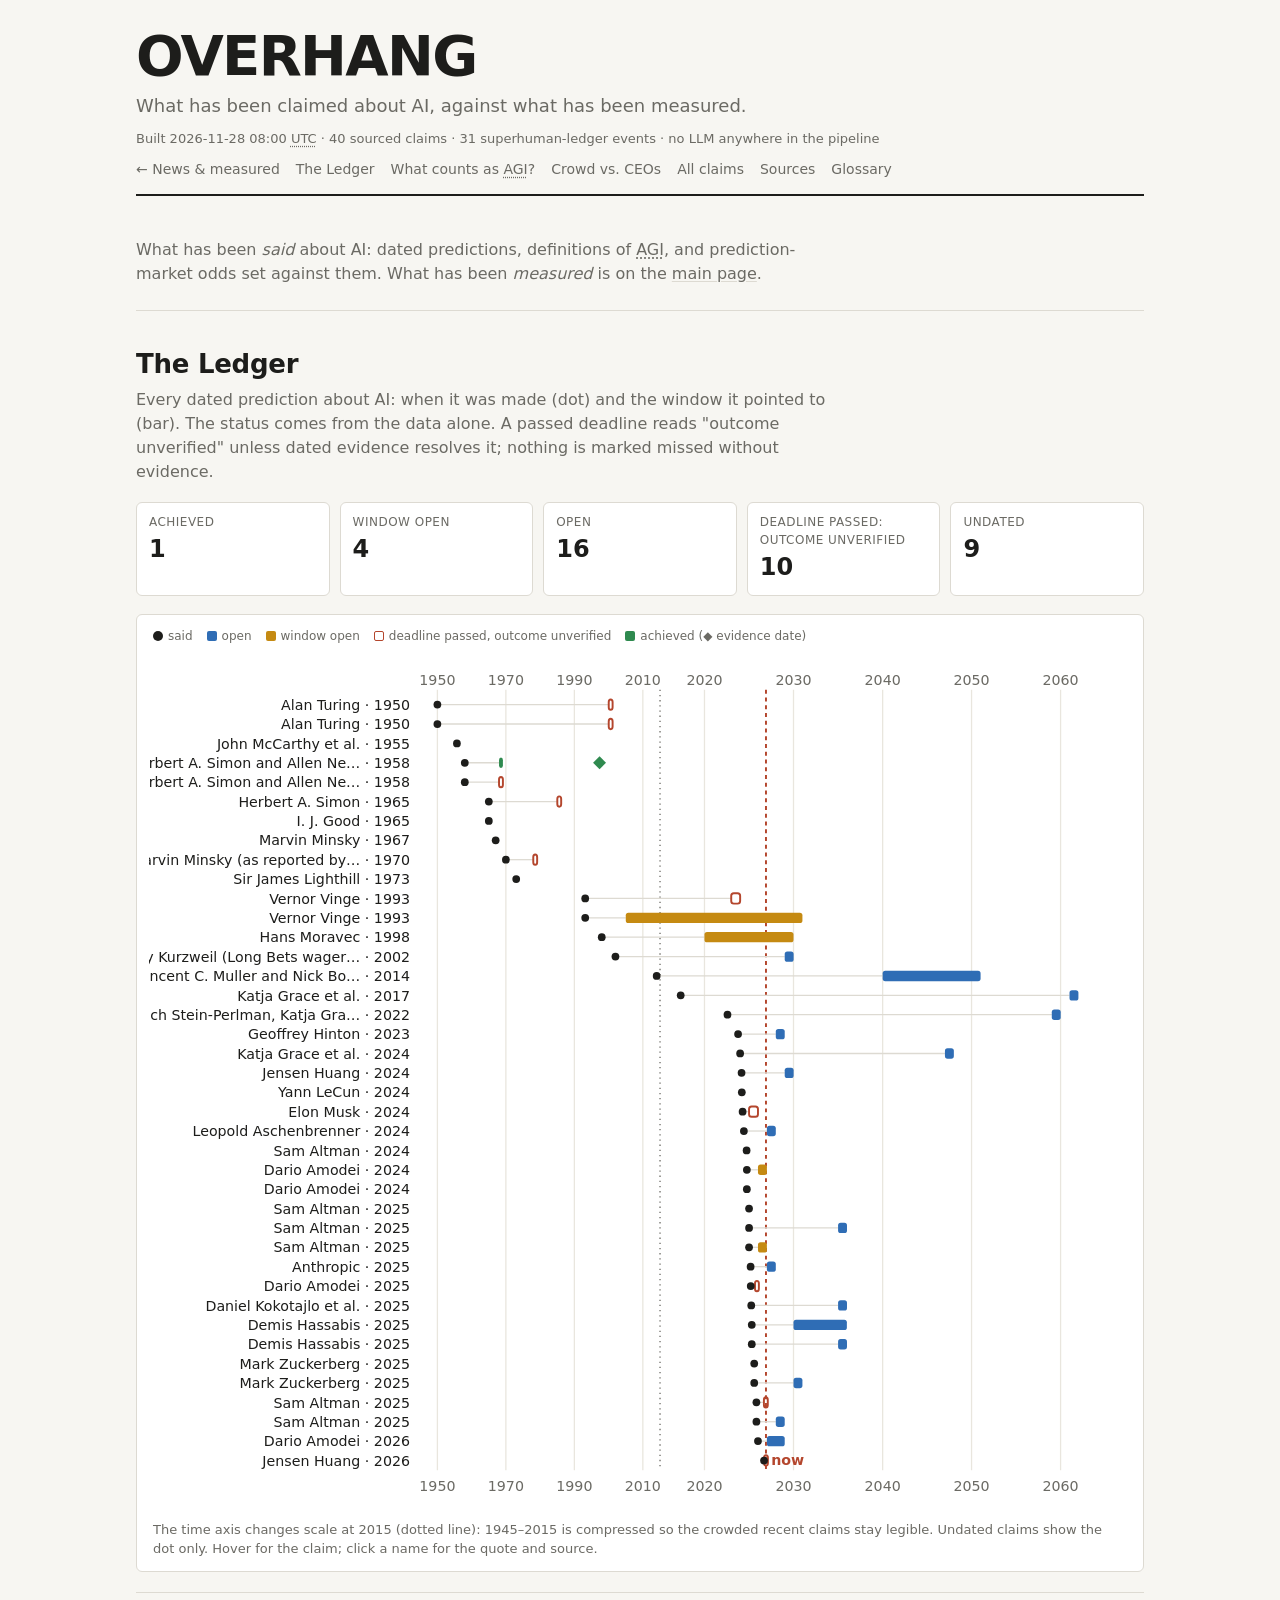
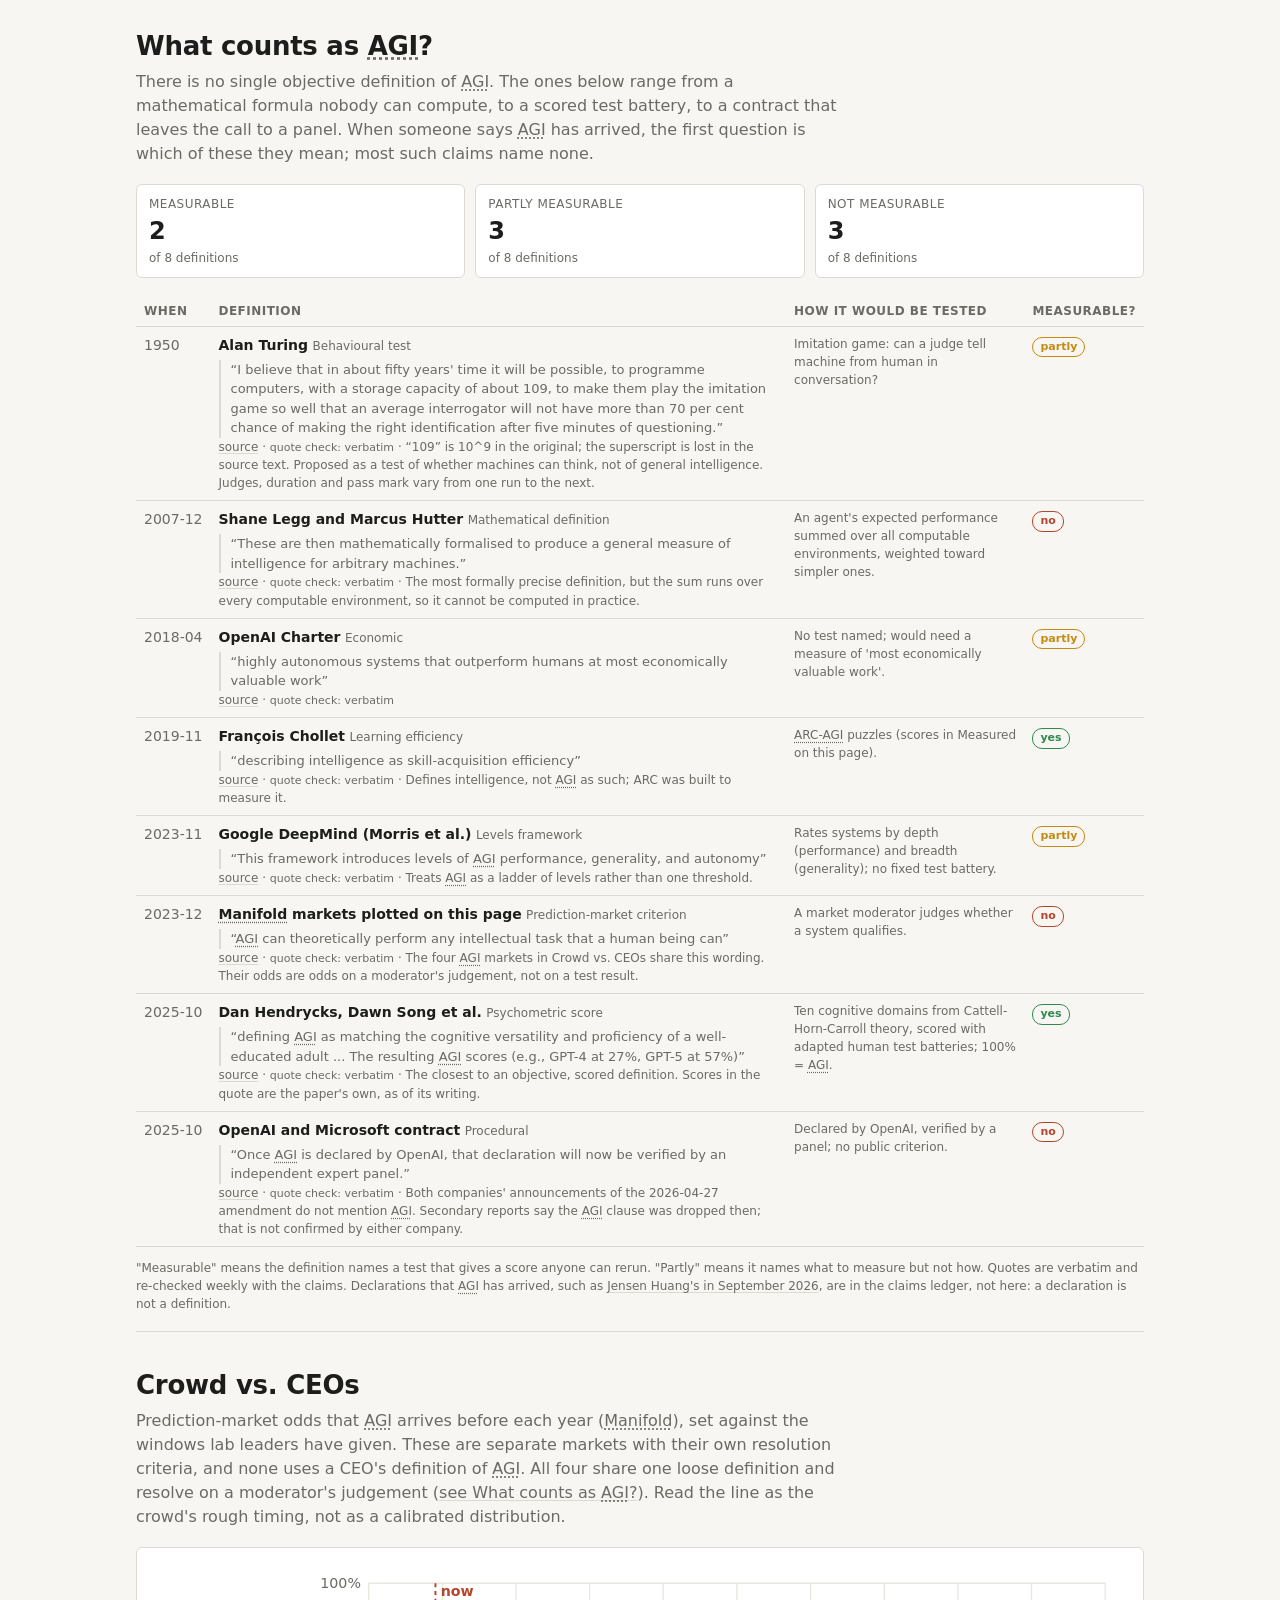
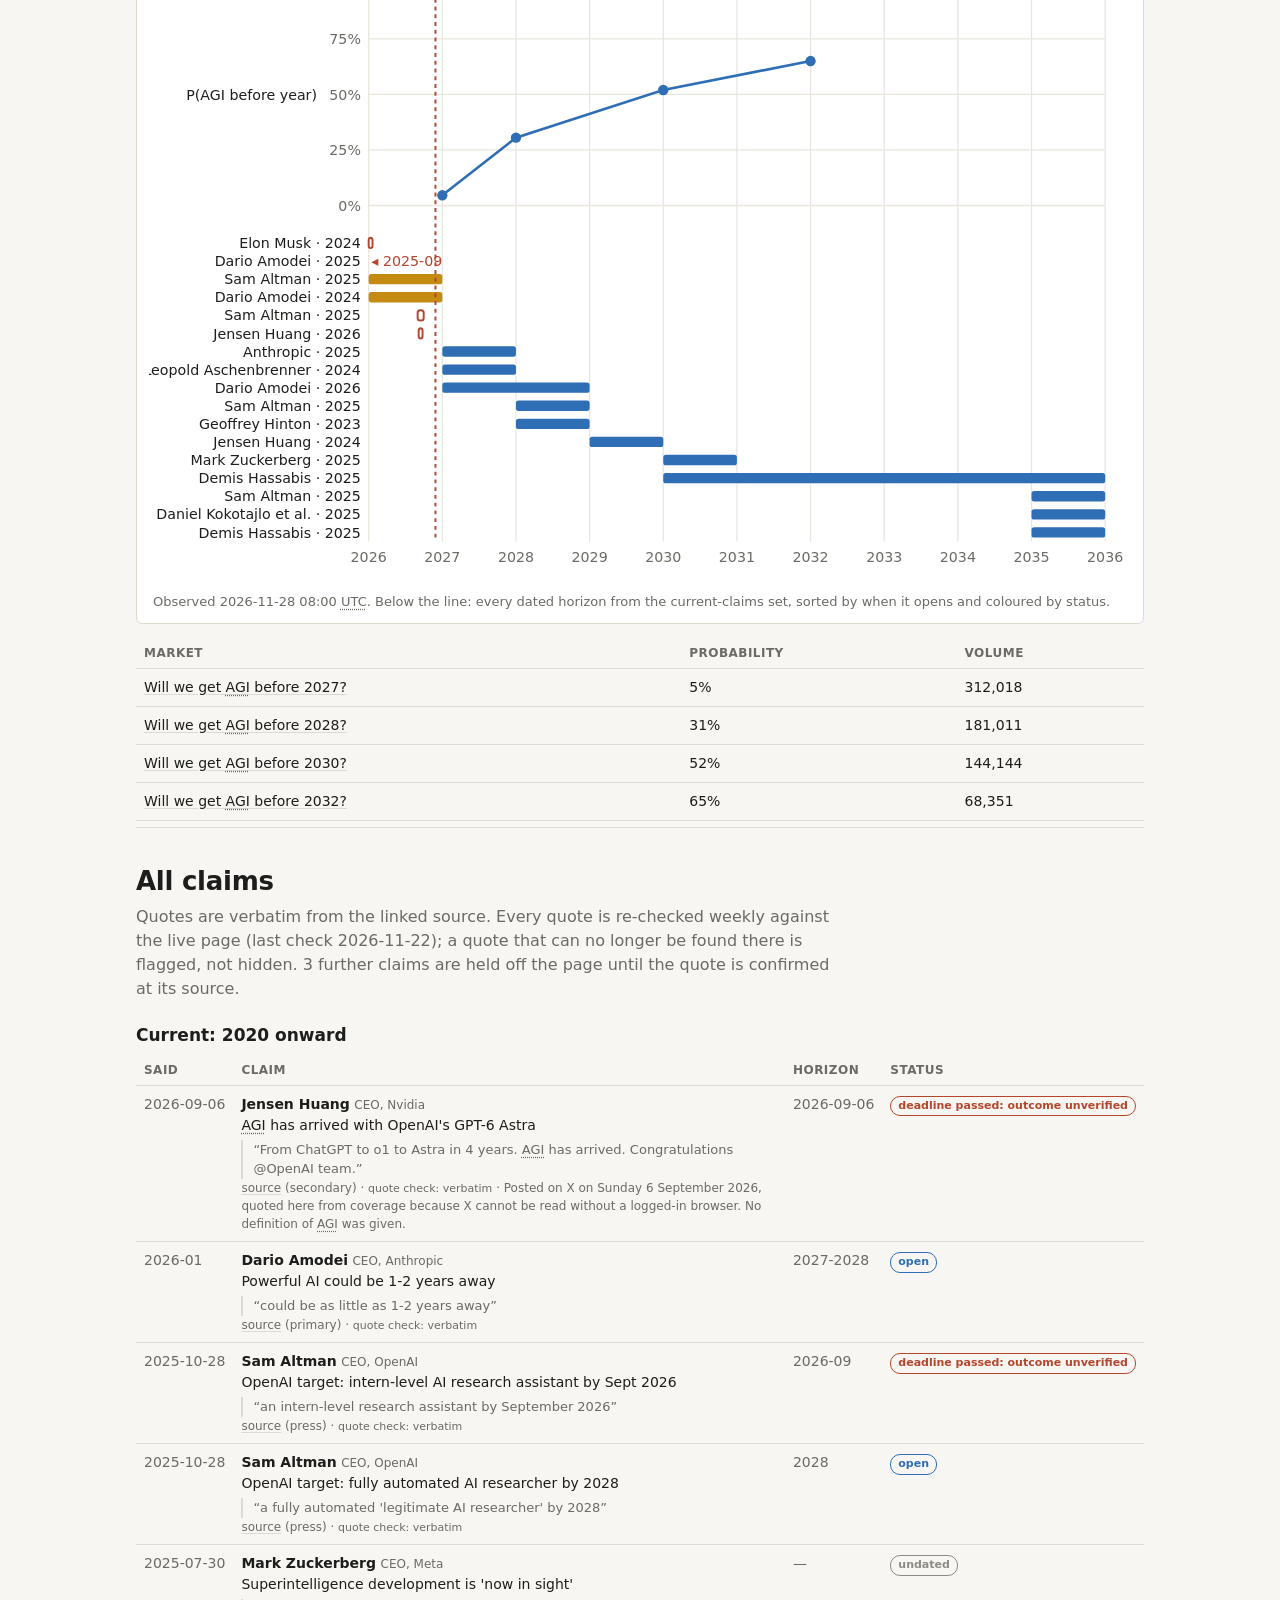
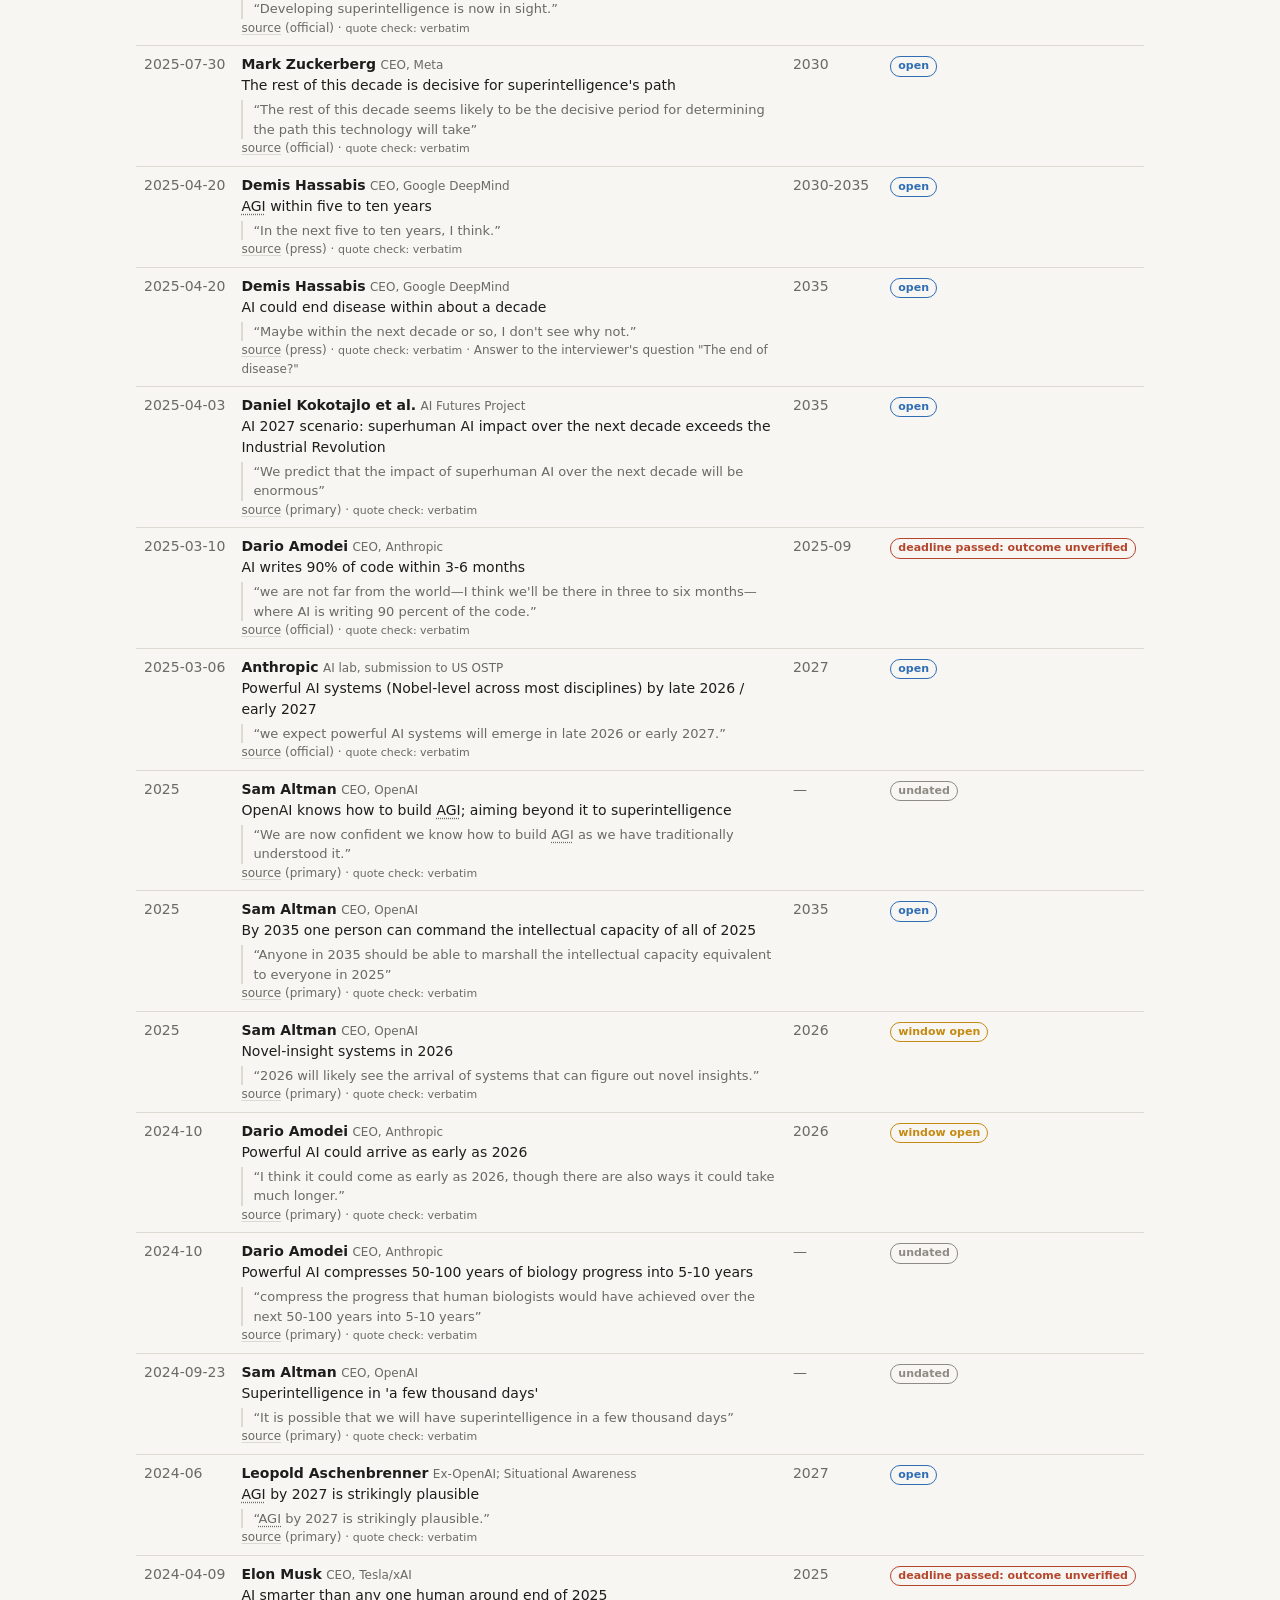
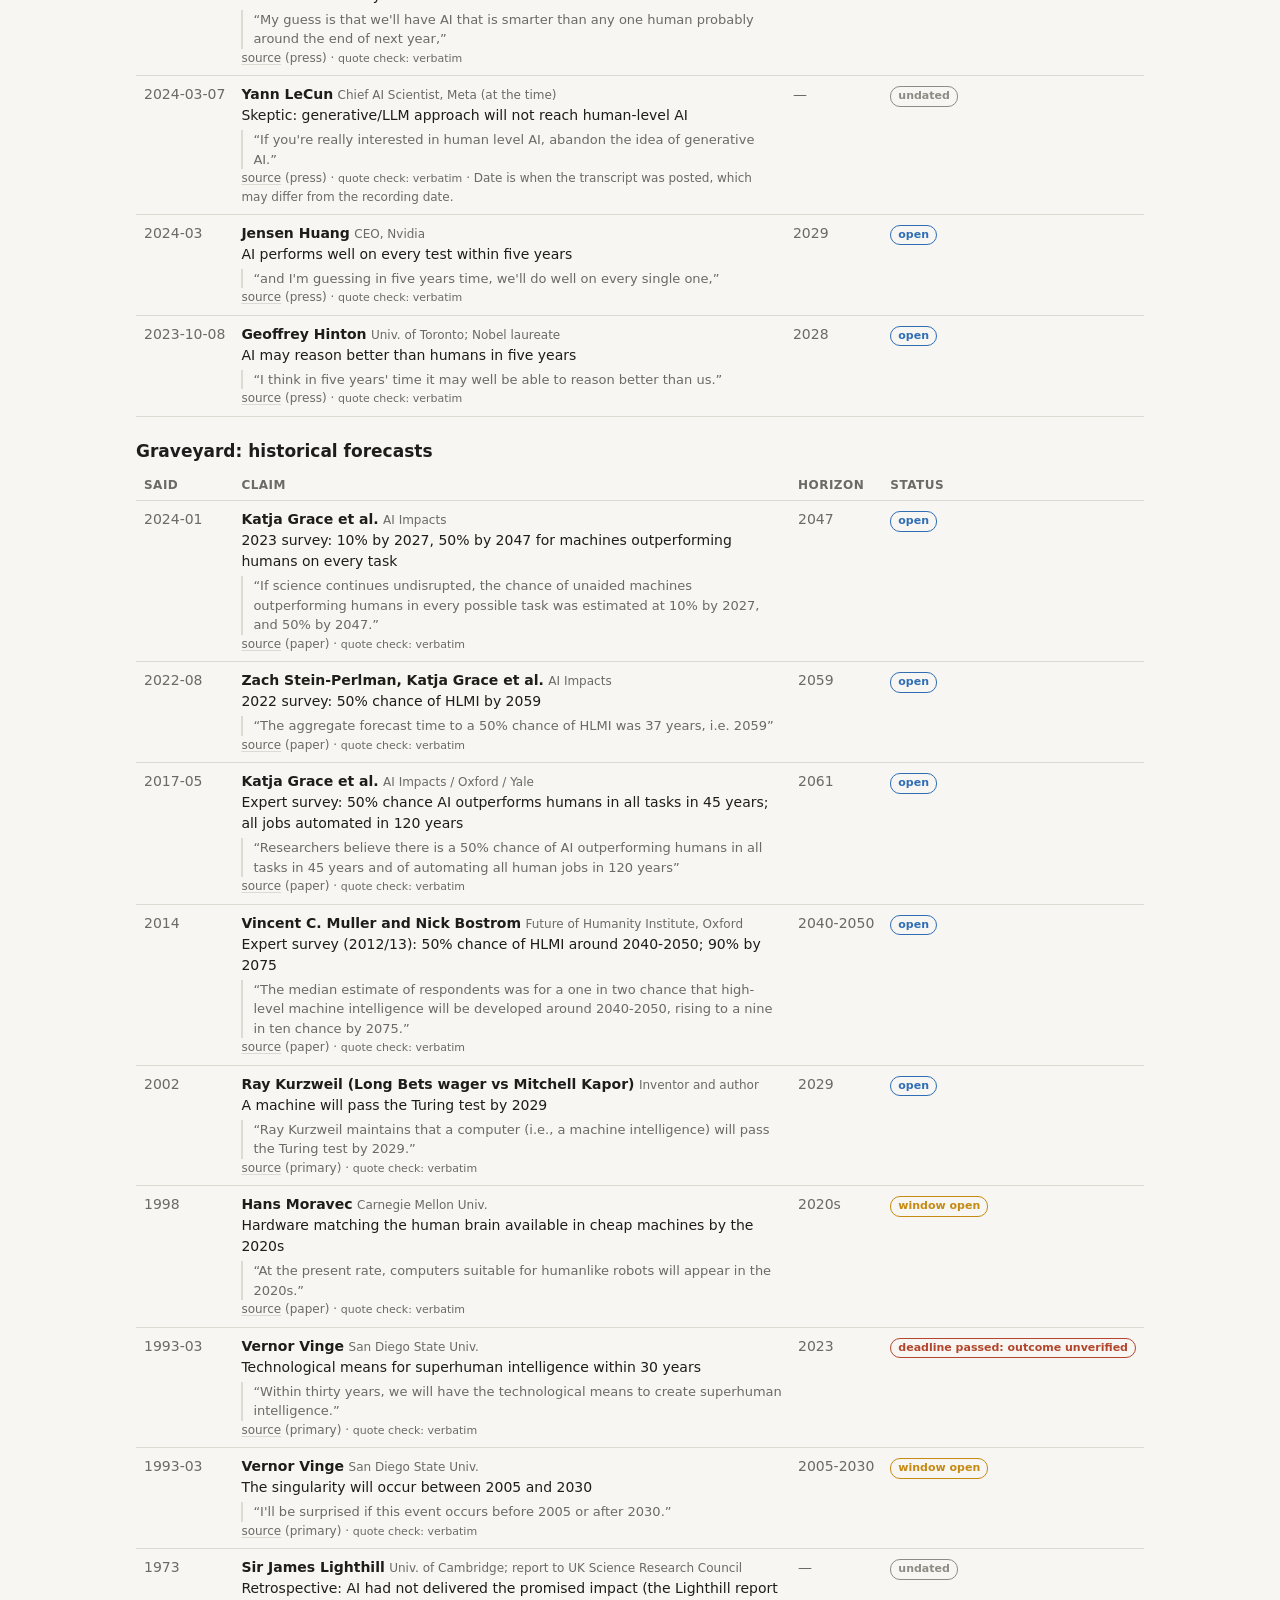
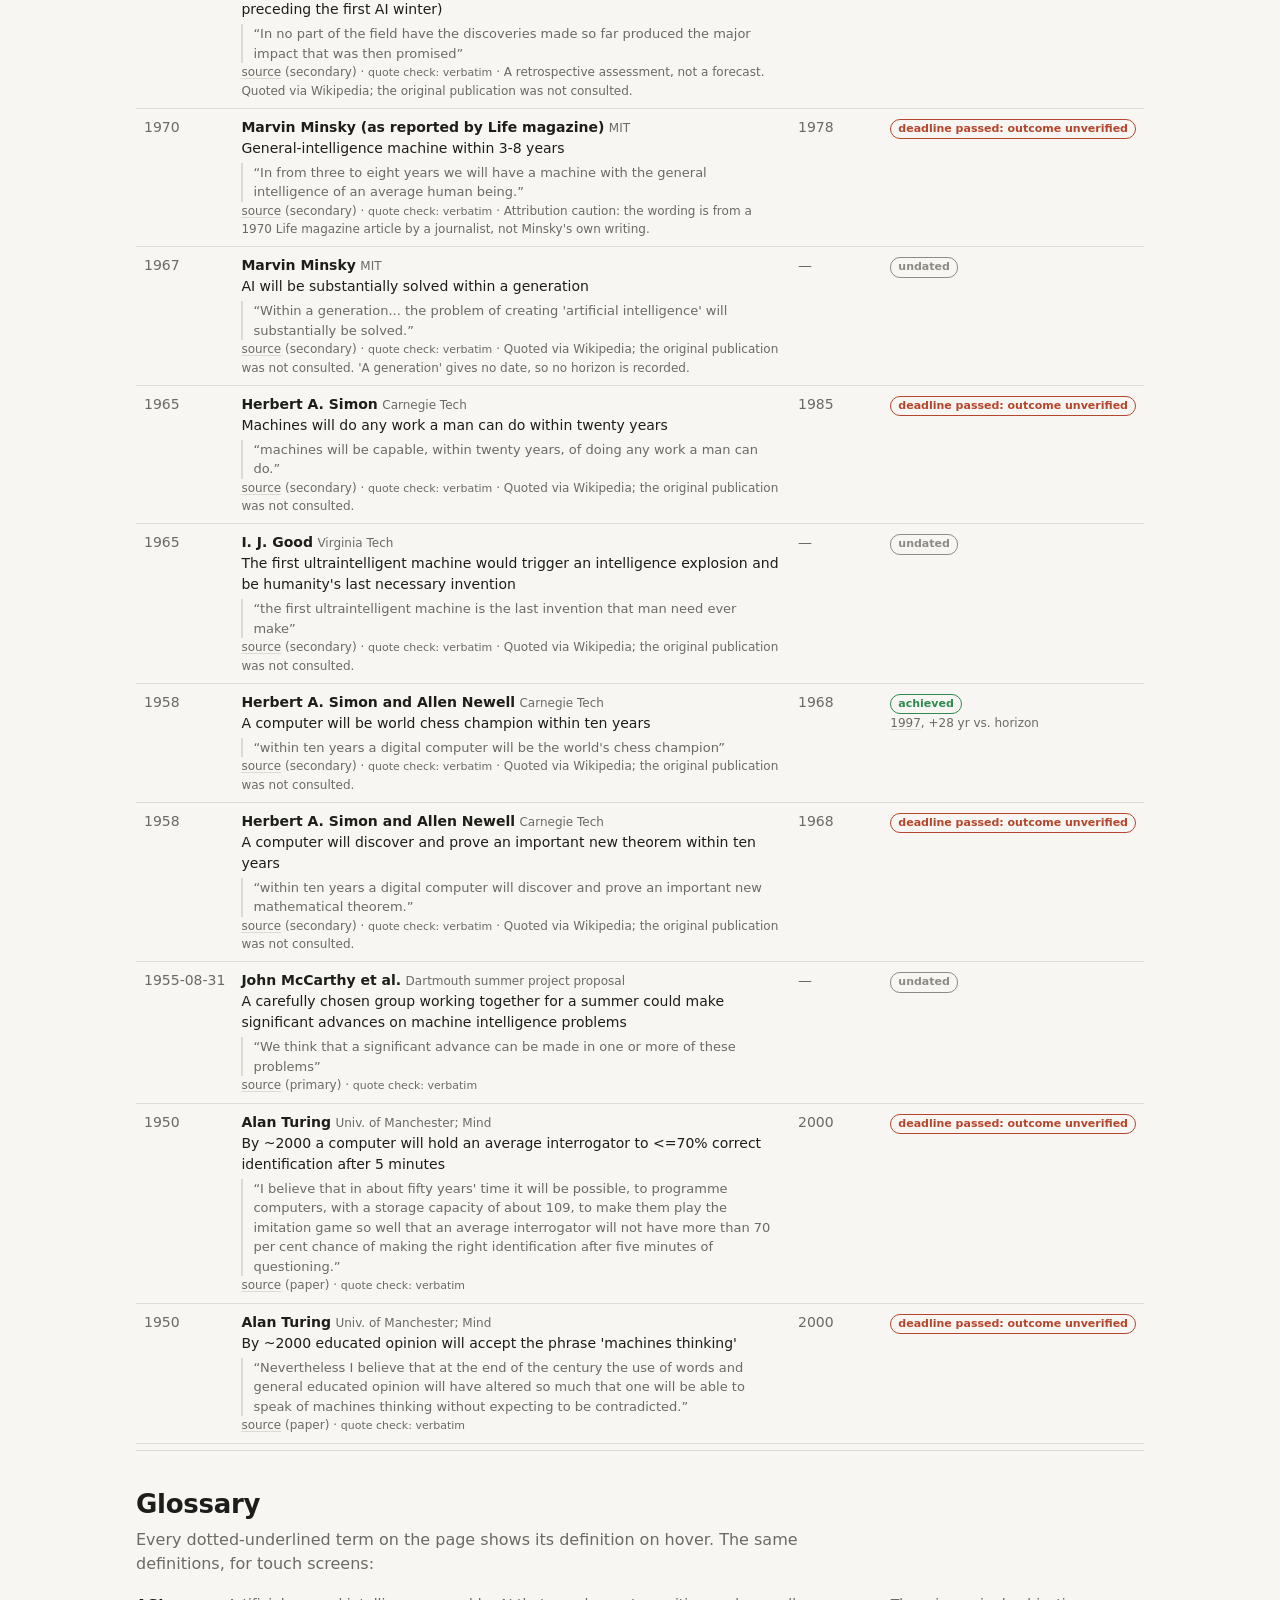
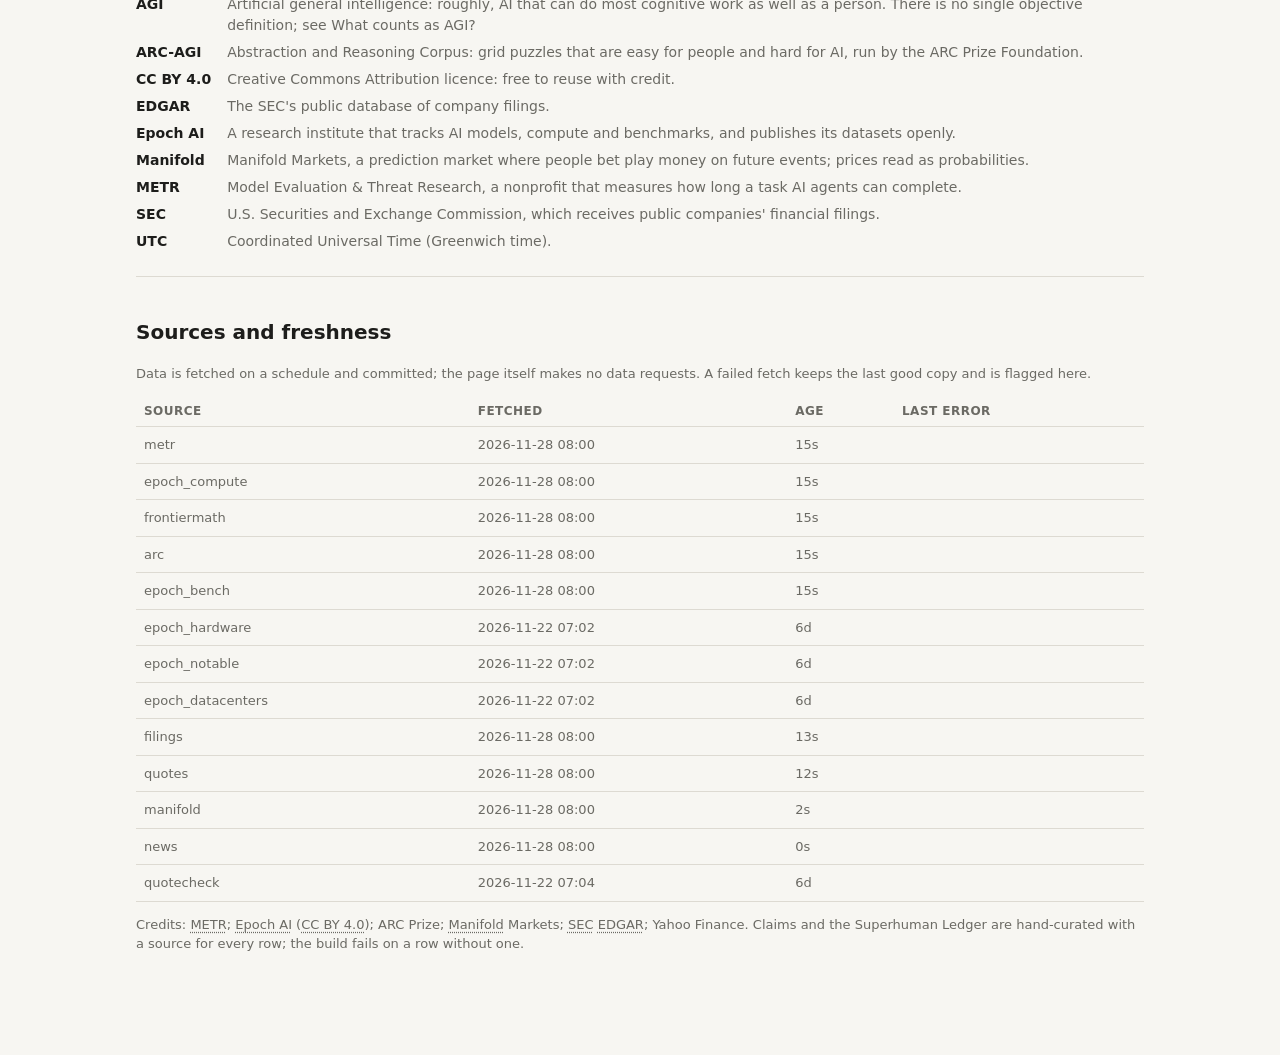
<file: docs/claims.html>
<!doctype html>
<html lang="en">
<head>
<meta charset="utf-8">
<meta name="viewport" content="width=device-width, initial-scale=1">
<title>OVERHANG — claims</title>
<link rel="icon" href="data:image/svg+xml,%3Csvg xmlns=%22http://www.w3.org/2000/svg%22 viewBox=%220 0 16 16%22%3E%3Crect width=%2216%22 height=%2216%22 rx=%223%22 fill=%22%23b4462d%22/%3E%3Cpath d=%22M3 12 L8 4 L13 12%22 stroke=%22white%22 stroke-width=%222%22 fill=%22none%22/%3E%3C/svg%3E">
<meta name="description" content="What has been claimed about AI, against what has been measured. Refreshed on a schedule.">
<style>:root {
  --bg: #f7f6f2;
  --panel: #ffffff;
  --ink: #1d1d1b;
  --muted: #6b6a64;
  --rule: #dddad2;
  --grid: #e9e6de;
  --accent: #b4462d;
  --s0: #2f6db5;
  --s1: #b4462d;
  --achieved: #2f8a4f;
  --open: #2f6db5;
  --window: #c58a12;
  --passed: #b4462d;
  --undated: #8d8b84;
  --contested: #8a5cb5;
  --stale: #b4462d;
}
@media (prefers-color-scheme: dark) {
  :root:not([data-theme="light"]) {
    --bg: #131416;
    --panel: #1b1c1f;
    --ink: #e8e6df;
    --muted: #9b998f;
    --rule: #2e2f33;
    --grid: #26272b;
    --accent: #e0775c;
    --s0: #6fa3e0;
    --s1: #e0775c;
    --achieved: #5cbf7e;
    --open: #6fa3e0;
    --window: #e0b04a;
    --passed: #e0775c;
    --undated: #85837b;
    --contested: #b48ae0;
    --stale: #e0775c;
  }
}
:root[data-theme="dark"] {
  --bg: #131416; --panel: #1b1c1f; --ink: #e8e6df; --muted: #9b998f; --rule: #2e2f33;
  --grid: #26272b; --accent: #e0775c; --s0: #6fa3e0; --s1: #e0775c; --achieved: #5cbf7e;
  --open: #6fa3e0; --window: #e0b04a; --passed: #e0775c; --undated: #85837b;
  --contested: #b48ae0; --stale: #e0775c;
}

* { box-sizing: border-box; }
html { -webkit-text-size-adjust: 100%; }
body {
  margin: 0; background: var(--bg); color: var(--ink);
  font: 16px/1.5 "Inter", system-ui, -apple-system, "Segoe UI", sans-serif;
}
a { color: inherit; text-decoration-color: var(--rule); text-underline-offset: 2px; }
a:hover { text-decoration-color: var(--accent); }
main { max-width: 1040px; margin: 0 auto; padding: 0 16px 64px; }

header.mast { border-bottom: 2px solid var(--ink); padding: 28px 0 14px; margin-bottom: 8px; }
.mast h1 { font: 800 clamp(34px, 7vw, 56px)/1 "Inter", system-ui, sans-serif; letter-spacing: -0.03em; margin: 0; }
.mast .dek { font-size: 18px; color: var(--muted); margin: 8px 0 0; max-width: 60ch; }
.mast .meta { font-size: 13px; color: var(--muted); margin-top: 10px; }

nav.toc { display: flex; flex-wrap: wrap; gap: 4px 16px; font-size: 14px; padding: 10px 0 0; }
nav.toc a { text-decoration: none; color: var(--muted); }
nav.toc a:hover { color: var(--ink); }

section { padding: 34px 0 6px; border-bottom: 1px solid var(--rule); }
section h2 { font-size: 26px; letter-spacing: -0.01em; margin: 0 0 4px; }
section .lede { color: var(--muted); margin: 0 0 18px; max-width: 70ch; }
h3 { font-size: 17px; margin: 22px 0 6px; }

.tiles { display: grid; grid-template-columns: repeat(auto-fit, minmax(170px, 1fr)); gap: 10px; margin: 12px 0 18px; }
.tile { background: var(--panel); border: 1px solid var(--rule); border-radius: 6px; padding: 10px 12px; }
.tile .k { font-size: 12px; color: var(--muted); text-transform: uppercase; letter-spacing: 0.04em; }
.tile .v { font-size: 24px; font-weight: 700; font-variant-numeric: tabular-nums; }
.tile .s { font-size: 12px; color: var(--muted); overflow-wrap: anywhere; }

.panel { background: var(--panel); border: 1px solid var(--rule); border-radius: 6px; padding: 12px 12px 6px; margin: 10px 0 14px; }
.panel .cap { font-size: 13px; color: var(--muted); margin: 6px 4px 6px; }
.chart { width: 100%; height: auto; display: block; }
.chart text { font-family: inherit; }
.chart .grid, .chart .lane { stroke: var(--grid); stroke-width: 1; }
.chart .tick { fill: var(--muted); font-size: 11px; }
.chart .row-label { fill: var(--ink); font-size: 11px; }
.chart .axis-break { stroke: var(--muted); stroke-width: 1; stroke-dasharray: 1 3; }
.chart .now { stroke: var(--accent); stroke-width: 1.5; stroke-dasharray: 3 3; }
.chart .now-label { fill: var(--accent); font-size: 11px; font-weight: 600; }
.chart .pt { fill: var(--muted); opacity: 0.45; }
.chart .pt-front { fill: var(--s0); }
.chart .fit { stroke: var(--s0); stroke-width: 2; }
.chart .projection { stroke: var(--s0); stroke-width: 2; stroke-dasharray: 6 4; opacity: 0.8; }
.chart .threshold { stroke: var(--muted); stroke-width: 1; stroke-dasharray: 2 3; }
.chart .threshold-label { fill: var(--muted); font-size: 11px; }
.chart .step { fill: none; stroke-width: 2; }
.chart .step.s0, .chart .series-label.s0 { stroke: var(--s0); }
.chart .step.s1, .chart .series-label.s1 { stroke: var(--s1); }
.chart .series-label { font-size: 11px; stroke: none !important; }
.chart .series-label.s0 { fill: var(--s0); }
.chart .series-label.s1 { fill: var(--s1); }
.chart .pt.s0 { fill: var(--s0); }
.chart .pt.s1 { fill: var(--s1); }
.chart .crowd { fill: none; stroke: var(--s0); stroke-width: 2; }
.chart .said { fill: var(--ink); }
.chart .said-link { stroke: var(--rule); stroke-width: 1; }
.chart .window.st-achieved, .chart .evidence { fill: var(--achieved); }
.chart .window.st-open { fill: var(--open); }
.chart .window.st-window { fill: var(--window); }
.chart .window.st-passed { fill: none; stroke: var(--passed); stroke-width: 1.5; }
.chart .window.st-undated { fill: var(--undated); }
.chart .st-passed-text { fill: var(--passed); }
.chart .st-achieved-text { fill: var(--achieved); }
.chart .sh { stroke-width: 2; }
.chart .sh.lv-exceeded { fill: var(--achieved); stroke: var(--achieved); }
.chart .sh.lv-matched { fill: var(--open); stroke: var(--open); }
.chart .sh.lv-expert { fill: var(--window); stroke: var(--window); }
.chart .sh.lv-contested { fill: var(--contested); stroke: var(--contested); }
.chart .sh.low { fill: var(--panel); }

/* Categorical slots: dataviz reference palette, validated for CVD in light and dark.
   c0 = any entity without a slot, named in its label or tooltip. */
:root { --c0: #9a988f; --c1: #2a78d6; --c2: #eb6834; --c3: #1baf7a; --c4: #eda100; --c5: #e87ba4; --c6: #008300; --c7: #6250d6; }
@media (prefers-color-scheme: dark) {
  :root:not([data-theme="light"]) { --c0: #6f6d66; --c1: #3987e5; --c2: #d95926; --c3: #199e70; --c4: #c98500; --c5: #d55181; --c6: #008300; --c7: #9085e9; }
}
:root[data-theme="dark"] { --c0: #6f6d66; --c1: #3987e5; --c2: #d95926; --c3: #199e70; --c4: #c98500; --c5: #d55181; --c6: #008300; --c7: #9085e9; }
.chart .c0, .legend .c0 { fill: var(--c0); background: var(--c0); stroke: var(--c0); }
.chart .c1, .legend .c1 { fill: var(--c1); background: var(--c1); stroke: var(--c1); }
.chart .c2, .legend .c2 { fill: var(--c2); background: var(--c2); stroke: var(--c2); }
.chart .c3, .legend .c3 { fill: var(--c3); background: var(--c3); stroke: var(--c3); }
.chart .c4, .legend .c4 { fill: var(--c4); background: var(--c4); stroke: var(--c4); }
.chart .c5, .legend .c5 { fill: var(--c5); background: var(--c5); stroke: var(--c5); }
.chart .c6, .legend .c6 { fill: var(--c6); background: var(--c6); stroke: var(--c6); }
.chart .c7, .legend .c7 { fill: var(--c7); background: var(--c7); stroke: var(--c7); }
.chart .spell { stroke: none; }
.chart .spell-label { fill: #fff; font-size: 11px; font-weight: 600; pointer-events: none; }
.chart .bar { fill: var(--s0); }
.chart path.line { fill: none; stroke-width: 2; }
.chart .hit { fill: transparent; }
.chart .hit:hover { fill: var(--ink); opacity: 0.5; }
.chart .cat { stroke: var(--panel); stroke-width: 1.5; }
.chart .end-label { fill: var(--ink); font-size: 11px; }
.chart .end-label .swatch { stroke: none; }

.legend { display: flex; flex-wrap: wrap; gap: 4px 14px; font-size: 12px; color: var(--muted); margin: 0 4px 6px; }
.legend i { display: inline-block; width: 10px; height: 10px; border-radius: 2px; margin-right: 5px; vertical-align: -1px; }
.legend .passed { border: 1.5px solid var(--passed); }

.tbl-wrap { overflow-x: auto; }
table { width: 100%; border-collapse: collapse; font-size: 14px; }
th { text-align: left; font-size: 12px; color: var(--muted); font-weight: 600; text-transform: uppercase; letter-spacing: 0.04em; border-bottom: 1px solid var(--rule); padding: 6px 8px; }
td { border-bottom: 1px solid var(--rule); padding: 8px; vertical-align: top; }
tr:target td { background: color-mix(in srgb, var(--accent) 12%, transparent); }
td.when { white-space: nowrap; font-variant-numeric: tabular-nums; color: var(--muted); }
blockquote { margin: 4px 0 0; padding-left: 10px; border-left: 2px solid var(--rule); color: var(--muted); font-size: 13px; }
.badge { display: inline-block; font-size: 11px; font-weight: 600; padding: 1px 7px; border-radius: 10px; white-space: nowrap; border: 1px solid currentColor; }
.badge.achieved { color: var(--achieved); }
.badge.open { color: var(--open); }
.badge.window_open { color: var(--window); }
.badge.passed_unverified { color: var(--passed); }
.badge.undated { color: var(--undated); }
.badge.contested { color: var(--contested); }
.qc { font-size: 11px; color: var(--muted); }
.qc.bad { color: var(--stale); font-weight: 600; }
.note { font-size: 12px; color: var(--muted); }

abbr.term { text-decoration: underline dotted var(--muted); text-underline-offset: 3px; cursor: help; }
dl.glossary { display: grid; grid-template-columns: max-content 1fr; gap: 6px 16px; margin: 0 0 18px; font-size: 14px; }
dl.glossary dt { font-weight: 600; }
dl.glossary dd { margin: 0; color: var(--muted); }
@media (max-width: 640px) { dl.glossary { grid-template-columns: 1fr; } dl.glossary dd { margin-bottom: 6px; } }

footer { padding: 24px 0; font-size: 13px; color: var(--muted); }
footer table { font-size: 13px; }
.stale { color: var(--stale); font-weight: 600; }

@media (max-width: 640px) {
  td, th { padding: 6px 4px; }
  .hide-sm { display: none; }
}

/* Phones: charts keep a legible minimum width and scroll sideways inside their panel. */
@media (max-width: 640px) {
  .panel { overflow-x: auto; }
  .panel .chart { min-width: 620px; }
  .tiles { grid-template-columns: repeat(2, minmax(0, 1fr)); }
  .tile .v { font-size: 20px; }
}

/* History: winters are shaded spans; milestones are ink dots. */
.chart .winter { fill: var(--ink); opacity: 0.07; }
.chart .winter-label { fill: var(--muted); font-size: 11px; }
.chart .ms { fill: var(--ink); stroke: var(--panel); stroke-width: 1.5; }
.chart .ms-first { fill: var(--panel); stroke: var(--ink); stroke-width: 2; }

/* Front page: countdown to the next dated milestone, and recent news. */
section.next { padding-top: 26px; }
.next-k { font-size: 12px; color: var(--muted); text-transform: uppercase; letter-spacing: 0.06em; }
.next-title { font-size: 22px; font-weight: 700; margin: 4px 0 2px; }
.clock { font-size: 44px; font-weight: 300; font-variant-numeric: tabular-nums; color: var(--accent); margin: 2px 0 6px; }
.clock b { font-weight: 700; }
ol.after { list-style: none; padding: 0; margin: 14px 0 6px; font-size: 14px; }
ol.after li { padding: 3px 0; border-top: 1px dotted var(--rule); }
ol.after .when { color: var(--muted); font-variant-numeric: tabular-nums; margin-right: 8px; }
.news-cols { display: grid; grid-template-columns: repeat(auto-fit, minmax(300px, 1fr)); gap: 28px; }
.news-col h3 { margin: 0 0 8px; }
ul.news { list-style: none; padding: 0; margin: 0; }
ul.news li { padding: 7px 0; border-top: 1px solid var(--rule); line-height: 1.35; }
nav.toc a.toc-claims { color: var(--accent); font-weight: 600; }
</style>
<link rel="stylesheet" href="https://gcicc.github.io/suite/network.css">
<script src="https://gcicc.github.io/suite/network.js" data-section="overhang" data-built="2026-11-28 08:00 UTC" data-next="every 6h" defer></script>
</head>
<body>
<main>
<header class="mast">
  <h1><a href="index.html" style="color:inherit;text-decoration:none">OVERHANG</a></h1>
  <p class="dek">What has been claimed about AI, against what has been measured.</p>
  <div class="meta">Built 2026-11-28 08:00 <abbr class="term" title="Coordinated Universal Time (Greenwich time).">UTC</abbr> · 40 sourced claims · 31 superhuman-ledger events · no LLM anywhere in the pipeline</div>
  <nav class="toc">
    <a href="index.html">← News &amp; measured</a>
    <a href="#ledger">The Ledger</a>
    <a href="#agi">What counts as <abbr class="term" title="Artificial general intelligence: roughly, AI that can do most cognitive work as well as a person. There is no single objective definition; see What counts as AGI?">AGI</abbr>?</a>
    <a href="#crowd">Crowd vs. CEOs</a>
    <a href="#claims">All claims</a>
    <a href="#sources">Sources</a>
    <a href="#glossary">Glossary</a>
  </nav>
</header>

<section id="claims-intro">
  <p class="lede">What has been <em>said</em> about AI: dated predictions, definitions of <abbr class="term" title="Artificial general intelligence: roughly, AI that can do most cognitive work as well as a person. There is no single objective definition; see What counts as AGI?">AGI</abbr>, and prediction-market odds set against them. What has been <em>measured</em> is on the <a href="index.html#measured">main page</a>.</p>
</section>

<section id="ledger">
  <h2>The Ledger</h2>
  <p class="lede">Every dated prediction about AI: when it was made (dot) and the window it pointed to (bar). The status comes from the data alone. A passed deadline reads "outcome unverified" unless dated evidence resolves it; nothing is marked missed without evidence.</p>
  <div class="tiles">
    <div class="tile"><div class="k">achieved</div><div class="v">1</div></div>
    <div class="tile"><div class="k">window open</div><div class="v">4</div></div>
    <div class="tile"><div class="k">open</div><div class="v">16</div></div>
    <div class="tile"><div class="k">deadline passed: outcome unverified</div><div class="v">10</div></div>
    <div class="tile"><div class="k">undated</div><div class="v">9</div></div>
  </div>
  <div class="panel">
    <div class="legend">
      <span><i style="background:var(--ink);border-radius:50%"></i>said</span>
      <span><i style="background:var(--open)"></i>open</span>
      <span><i style="background:var(--window)"></i>window open</span>
      <span><i class="passed"></i>deadline passed, outcome unverified</span>
      <span><i style="background:var(--achieved)"></i>achieved (◆ evidence date)</span>
    </div>
    <svg class="chart" viewBox="0 0 760 668" role="img" aria-label="Claims: when said and horizon" preserveAspectRatio="xMidYMid meet"><line class="grid" x1="223.2" x2="223.2" y1="30" y2="634"/><text class="tick" x="223.2" y="650" text-anchor="middle">1950</text><text class="tick" x="223.2" y="26" text-anchor="middle">1950</text><line class="grid" x1="276.2" x2="276.2" y1="30" y2="634"/><text class="tick" x="276.2" y="650" text-anchor="middle">1970</text><text class="tick" x="276.2" y="26" text-anchor="middle">1970</text><line class="grid" x1="329.2" x2="329.2" y1="30" y2="634"/><text class="tick" x="329.2" y="650" text-anchor="middle">1990</text><text class="tick" x="329.2" y="26" text-anchor="middle">1990</text><line class="grid" x1="382.2" x2="382.2" y1="30" y2="634"/><text class="tick" x="382.2" y="650" text-anchor="middle">2010</text><text class="tick" x="382.2" y="26" text-anchor="middle">2010</text><line class="grid" x1="429.9" x2="429.9" y1="30" y2="634"/><text class="tick" x="429.9" y="650" text-anchor="middle">2020</text><text class="tick" x="429.9" y="26" text-anchor="middle">2020</text><line class="grid" x1="498.8" x2="498.8" y1="30" y2="634"/><text class="tick" x="498.8" y="650" text-anchor="middle">2030</text><text class="tick" x="498.8" y="26" text-anchor="middle">2030</text><line class="grid" x1="567.8" x2="567.8" y1="30" y2="634"/><text class="tick" x="567.8" y="650" text-anchor="middle">2040</text><text class="tick" x="567.8" y="26" text-anchor="middle">2040</text><line class="grid" x1="636.6" x2="636.6" y1="30" y2="634"/><text class="tick" x="636.6" y="650" text-anchor="middle">2050</text><text class="tick" x="636.6" y="26" text-anchor="middle">2050</text><line class="grid" x1="705.5" x2="705.5" y1="30" y2="634"/><text class="tick" x="705.5" y="650" text-anchor="middle">2060</text><text class="tick" x="705.5" y="26" text-anchor="middle">2060</text><line class="axis-break" x1="395.5" x2="395.5" y1="30" y2="634"/><line class="now" x1="477.5" x2="477.5" y1="30" y2="634"/><text class="now-label" x="481.5" y="630">now</text><a href="#gr02"><text class="row-label" x="202" y="45.5" text-anchor="end">Alan Turing · 1950</text></a><line class="said-link" x1="223.2" x2="355.8" y1="41.5" y2="41.5"/><rect class="window st-passed" x="355.8" y="37.5" width="3.0" height="8" rx="2"><title>Alan Turing (1950): By ~2000 a computer will hold an average interrogator to &lt;=70% correct identification after 5 minutes — deadline passed: outcome unverified</title></rect><circle class="said" cx="223.2" cy="41.5" r="3"><title>Alan Turing (1950): By ~2000 a computer will hold an average interrogator to &lt;=70% correct identification after 5 minutes — deadline passed: outcome unverified</title></circle><a href="#gr03"><text class="row-label" x="202" y="60.5" text-anchor="end">Alan Turing · 1950</text></a><line class="said-link" x1="223.2" x2="355.8" y1="56.5" y2="56.5"/><rect class="window st-passed" x="355.8" y="52.5" width="3.0" height="8" rx="2"><title>Alan Turing (1950): By ~2000 educated opinion will accept the phrase &#x27;machines thinking&#x27; — deadline passed: outcome unverified</title></rect><circle class="said" cx="223.2" cy="56.5" r="3"><title>Alan Turing (1950): By ~2000 educated opinion will accept the phrase &#x27;machines thinking&#x27; — deadline passed: outcome unverified</title></circle><a href="#gr01"><text class="row-label" x="202" y="75.5" text-anchor="end">John McCarthy et al. · 1955</text></a><circle class="said" cx="238.3" cy="71.5" r="3"><title>John McCarthy et al. (1955-08-31): A carefully chosen group working together for a summer could make significant advances on machine intelligence problems — undated</title></circle><a href="#gr04"><text class="row-label" x="202" y="90.5" text-anchor="end">Herbert A. Simon and Allen Ne… · 1958</text></a><line class="said-link" x1="244.4" x2="270.9" y1="86.5" y2="86.5"/><rect class="window st-achieved" x="270.9" y="82.5" width="3.0" height="8" rx="2"><title>Herbert A. Simon and Allen Newell (1958): A computer will be world chess champion within ten years — achieved</title></rect><circle class="said" cx="244.4" cy="86.5" r="3"><title>Herbert A. Simon and Allen Newell (1958): A computer will be world chess champion within ten years — achieved</title></circle><path class="evidence" d="M348.7,81.5 l5,5 l-5,5 l-5,-5 z"><title>Defeated reigning world chess champion in a standard-time match (1997-05-01)</title></path><a href="#gr05"><text class="row-label" x="202" y="105.5" text-anchor="end">Herbert A. Simon and Allen Ne… · 1958</text></a><line class="said-link" x1="244.4" x2="270.9" y1="101.5" y2="101.5"/><rect class="window st-passed" x="270.9" y="97.5" width="3.0" height="8" rx="2"><title>Herbert A. Simon and Allen Newell (1958): A computer will discover and prove an important new theorem within ten years — deadline passed: outcome unverified</title></rect><circle class="said" cx="244.4" cy="101.5" r="3"><title>Herbert A. Simon and Allen Newell (1958): A computer will discover and prove an important new theorem within ten years — deadline passed: outcome unverified</title></circle><a href="#gr06"><text class="row-label" x="202" y="120.5" text-anchor="end">Herbert A. Simon · 1965</text></a><line class="said-link" x1="263.0" x2="316.0" y1="116.5" y2="116.5"/><rect class="window st-passed" x="316.0" y="112.5" width="3.0" height="8" rx="2"><title>Herbert A. Simon (1965): Machines will do any work a man can do within twenty years — deadline passed: outcome unverified</title></rect><circle class="said" cx="263.0" cy="116.5" r="3"><title>Herbert A. Simon (1965): Machines will do any work a man can do within twenty years — deadline passed: outcome unverified</title></circle><a href="#gr09"><text class="row-label" x="202" y="135.5" text-anchor="end">I. J. Good · 1965</text></a><circle class="said" cx="263.0" cy="131.5" r="3"><title>I. J. Good (1965): The first ultraintelligent machine would trigger an intelligence explosion and be humanity&#x27;s last necessary invention — undated</title></circle><a href="#gr07"><text class="row-label" x="202" y="150.5" text-anchor="end">Marvin Minsky · 1967</text></a><circle class="said" cx="268.3" cy="146.5" r="3"><title>Marvin Minsky (1967): AI will be substantially solved within a generation — undated</title></circle><a href="#gr08"><text class="row-label" x="202" y="165.5" text-anchor="end">Marvin Minsky (as reported by… · 1970</text></a><line class="said-link" x1="276.2" x2="297.4" y1="161.5" y2="161.5"/><rect class="window st-passed" x="297.4" y="157.5" width="3.0" height="8" rx="2"><title>Marvin Minsky (as reported by Life magazine) (1970): General-intelligence machine within 3-8 years — deadline passed: outcome unverified</title></rect><circle class="said" cx="276.2" cy="161.5" r="3"><title>Marvin Minsky (as reported by Life magazine) (1970): General-intelligence machine within 3-8 years — deadline passed: outcome unverified</title></circle><a href="#gr10"><text class="row-label" x="202" y="180.5" text-anchor="end">Sir James Lighthill · 1973</text></a><circle class="said" cx="284.2" cy="176.5" r="3"><title>Sir James Lighthill (1973): Retrospective: AI had not delivered the promised impact (the Lighthill report preceding the first AI winter) — undated</title></circle><a href="#gr12"><text class="row-label" x="202" y="195.5" text-anchor="end">Vernor Vinge · 1993</text></a><line class="said-link" x1="337.6" x2="450.6" y1="191.5" y2="191.5"/><rect class="window st-passed" x="450.6" y="187.5" width="6.9" height="8" rx="2"><title>Vernor Vinge (1993-03): Technological means for superhuman intelligence within 30 years — deadline passed: outcome unverified</title></rect><circle class="said" cx="337.6" cy="191.5" r="3"><title>Vernor Vinge (1993-03): Technological means for superhuman intelligence within 30 years — deadline passed: outcome unverified</title></circle><a href="#gr13"><text class="row-label" x="202" y="210.5" text-anchor="end">Vernor Vinge · 1993</text></a><line class="said-link" x1="337.6" x2="369.0" y1="206.5" y2="206.5"/><rect class="window st-window" x="369.0" y="202.5" width="136.7" height="8" rx="2"><title>Vernor Vinge (1993-03): The singularity will occur between 2005 and 2030 — window open</title></rect><circle class="said" cx="337.6" cy="206.5" r="3"><title>Vernor Vinge (1993-03): The singularity will occur between 2005 and 2030 — window open</title></circle><a href="#gr11"><text class="row-label" x="202" y="225.5" text-anchor="end">Hans Moravec · 1998</text></a><line class="said-link" x1="350.4" x2="429.9" y1="221.5" y2="221.5"/><rect class="window st-window" x="429.9" y="217.5" width="68.9" height="8" rx="2"><title>Hans Moravec (1998): Hardware matching the human brain available in cheap machines by the 2020s — window open</title></rect><circle class="said" cx="350.4" cy="221.5" r="3"><title>Hans Moravec (1998): Hardware matching the human brain available in cheap machines by the 2020s — window open</title></circle><a href="#gr14"><text class="row-label" x="202" y="240.5" text-anchor="end">Ray Kurzweil (Long Bets wager… · 2002</text></a><line class="said-link" x1="361.0" x2="492.0" y1="236.5" y2="236.5"/><rect class="window st-open" x="492.0" y="232.5" width="6.9" height="8" rx="2"><title>Ray Kurzweil (Long Bets wager vs Mitchell Kapor) (2002): A machine will pass the Turing test by 2029 — open</title></rect><circle class="said" cx="361.0" cy="236.5" r="3"><title>Ray Kurzweil (Long Bets wager vs Mitchell Kapor) (2002): A machine will pass the Turing test by 2029 — open</title></circle><a href="#gr16"><text class="row-label" x="202" y="255.5" text-anchor="end">Vincent C. Muller and Nick Bo… · 2014</text></a><line class="said-link" x1="392.9" x2="567.8" y1="251.5" y2="251.5"/><rect class="window st-open" x="567.8" y="247.5" width="75.8" height="8" rx="2"><title>Vincent C. Muller and Nick Bostrom (2014): Expert survey (2012/13): 50% chance of HLMI around 2040-2050; 90% by 2075 — open</title></rect><circle class="said" cx="392.9" cy="251.5" r="3"><title>Vincent C. Muller and Nick Bostrom (2014): Expert survey (2012/13): 50% chance of HLMI around 2040-2050; 90% by 2075 — open</title></circle><a href="#gr17"><text class="row-label" x="202" y="270.5" text-anchor="end">Katja Grace et al. · 2017</text></a><line class="said-link" x1="411.5" x2="712.4" y1="266.5" y2="266.5"/><rect class="window st-open" x="712.4" y="262.5" width="6.9" height="8" rx="2"><title>Katja Grace et al. (2017-05): Expert survey: 50% chance AI outperforms humans in all tasks in 45 years; all jobs automated in 120 years — open</title></rect><circle class="said" cx="411.5" cy="266.5" r="3"><title>Katja Grace et al. (2017-05): Expert survey: 50% chance AI outperforms humans in all tasks in 45 years; all jobs automated in 120 years — open</title></circle><a href="#gr18"><text class="row-label" x="202" y="285.5" text-anchor="end">Zach Stein-Perlman, Katja Gra… · 2022</text></a><line class="said-link" x1="447.7" x2="698.7" y1="281.5" y2="281.5"/><rect class="window st-open" x="698.7" y="277.5" width="6.9" height="8" rx="2"><title>Zach Stein-Perlman, Katja Grace et al. (2022-08): 2022 survey: 50% chance of HLMI by 2059 — open</title></rect><circle class="said" cx="447.7" cy="281.5" r="3"><title>Zach Stein-Perlman, Katja Grace et al. (2022-08): 2022 survey: 50% chance of HLMI by 2059 — open</title></circle><a href="#cu21"><text class="row-label" x="202" y="300.5" text-anchor="end">Geoffrey Hinton · 2023</text></a><line class="said-link" x1="455.9" x2="485.1" y1="296.5" y2="296.5"/><rect class="window st-open" x="485.1" y="292.5" width="6.9" height="8" rx="2"><title>Geoffrey Hinton (2023-10-08): AI may reason better than humans in five years — open</title></rect><circle class="said" cx="455.9" cy="296.5" r="3"><title>Geoffrey Hinton (2023-10-08): AI may reason better than humans in five years — open</title></circle><a href="#gr19"><text class="row-label" x="202" y="315.5" text-anchor="end">Katja Grace et al. · 2024</text></a><line class="said-link" x1="457.5" x2="616.0" y1="311.5" y2="311.5"/><rect class="window st-open" x="616.0" y="307.5" width="6.9" height="8" rx="2"><title>Katja Grace et al. (2024-01): 2023 survey: 10% by 2027, 50% by 2047 for machines outperforming humans on every task — open</title></rect><circle class="said" cx="457.5" cy="311.5" r="3"><title>Katja Grace et al. (2024-01): 2023 survey: 10% by 2027, 50% by 2047 for machines outperforming humans on every task — open</title></circle><a href="#cu20"><text class="row-label" x="202" y="330.5" text-anchor="end">Jensen Huang · 2024</text></a><line class="said-link" x1="458.6" x2="492.0" y1="326.5" y2="326.5"/><rect class="window st-open" x="492.0" y="322.5" width="6.9" height="8" rx="2"><title>Jensen Huang (2024-03): AI performs well on every test within five years — open</title></rect><circle class="said" cx="458.6" cy="326.5" r="3"><title>Jensen Huang (2024-03): AI performs well on every test within five years — open</title></circle><a href="#cu23"><text class="row-label" x="202" y="345.5" text-anchor="end">Yann LeCun · 2024</text></a><circle class="said" cx="458.8" cy="341.5" r="3"><title>Yann LeCun (2024-03-07): Skeptic: generative/LLM approach will not reach human-level AI — undated</title></circle><a href="#cu17"><text class="row-label" x="202" y="360.5" text-anchor="end">Elon Musk · 2024</text></a><line class="said-link" x1="459.4" x2="464.4" y1="356.5" y2="356.5"/><rect class="window st-passed" x="464.4" y="352.5" width="6.9" height="8" rx="2"><title>Elon Musk (2024-04-09): AI smarter than any one human around end of 2025 — deadline passed: outcome unverified</title></rect><circle class="said" cx="459.4" cy="356.5" r="3"><title>Elon Musk (2024-04-09): AI smarter than any one human around end of 2025 — deadline passed: outcome unverified</title></circle><a href="#cu13"><text class="row-label" x="202" y="375.5" text-anchor="end">Leopold Aschenbrenner · 2024</text></a><line class="said-link" x1="460.4" x2="478.2" y1="371.5" y2="371.5"/><rect class="window st-open" x="478.2" y="367.5" width="6.9" height="8" rx="2"><title>Leopold Aschenbrenner (2024-06): AGI by 2027 is strikingly plausible — open</title></rect><circle class="said" cx="460.4" cy="371.5" r="3"><title>Leopold Aschenbrenner (2024-06): AGI by 2027 is strikingly plausible — open</title></circle><a href="#cu01"><text class="row-label" x="202" y="390.5" text-anchor="end">Sam Altman · 2024</text></a><circle class="said" cx="462.5" cy="386.5" r="3"><title>Sam Altman (2024-09-23): Superintelligence in &#x27;a few thousand days&#x27; — undated</title></circle><a href="#cu07"><text class="row-label" x="202" y="405.5" text-anchor="end">Dario Amodei · 2024</text></a><line class="said-link" x1="462.7" x2="471.3" y1="401.5" y2="401.5"/><rect class="window st-window" x="471.3" y="397.5" width="6.9" height="8" rx="2"><title>Dario Amodei (2024-10): Powerful AI could arrive as early as 2026 — window open</title></rect><circle class="said" cx="462.7" cy="401.5" r="3"><title>Dario Amodei (2024-10): Powerful AI could arrive as early as 2026 — window open</title></circle><a href="#cu08"><text class="row-label" x="202" y="420.5" text-anchor="end">Dario Amodei · 2024</text></a><circle class="said" cx="462.7" cy="416.5" r="3"><title>Dario Amodei (2024-10): Powerful AI compresses 50-100 years of biology progress into 5-10 years — undated</title></circle><a href="#cu02"><text class="row-label" x="202" y="435.5" text-anchor="end">Sam Altman · 2025</text></a><circle class="said" cx="464.4" cy="431.5" r="3"><title>Sam Altman (2025): OpenAI knows how to build AGI; aiming beyond it to superintelligence — undated</title></circle><a href="#cu03"><text class="row-label" x="202" y="450.5" text-anchor="end">Sam Altman · 2025</text></a><line class="said-link" x1="464.4" x2="533.3" y1="446.5" y2="446.5"/><rect class="window st-open" x="533.3" y="442.5" width="6.9" height="8" rx="2"><title>Sam Altman (2025): By 2035 one person can command the intellectual capacity of all of 2025 — open</title></rect><circle class="said" cx="464.4" cy="446.5" r="3"><title>Sam Altman (2025): By 2035 one person can command the intellectual capacity of all of 2025 — open</title></circle><a href="#cu04"><text class="row-label" x="202" y="465.5" text-anchor="end">Sam Altman · 2025</text></a><line class="said-link" x1="464.4" x2="471.3" y1="461.5" y2="461.5"/><rect class="window st-window" x="471.3" y="457.5" width="6.9" height="8" rx="2"><title>Sam Altman (2025): Novel-insight systems in 2026 — window open</title></rect><circle class="said" cx="464.4" cy="461.5" r="3"><title>Sam Altman (2025): Novel-insight systems in 2026 — window open</title></circle><a href="#cu09"><text class="row-label" x="202" y="480.5" text-anchor="end">Anthropic · 2025</text></a><line class="said-link" x1="465.6" x2="478.2" y1="476.5" y2="476.5"/><rect class="window st-open" x="478.2" y="472.5" width="6.9" height="8" rx="2"><title>Anthropic (2025-03-06): Powerful AI systems (Nobel-level across most disciplines) by late 2026 / early 2027 — open</title></rect><circle class="said" cx="465.6" cy="476.5" r="3"><title>Anthropic (2025-03-06): Powerful AI systems (Nobel-level across most disciplines) by late 2026 / early 2027 — open</title></circle><a href="#cu10"><text class="row-label" x="202" y="495.5" text-anchor="end">Dario Amodei · 2025</text></a><line class="said-link" x1="465.7" x2="469.0" y1="491.5" y2="491.5"/><rect class="window st-passed" x="469.0" y="487.5" width="3.0" height="8" rx="2"><title>Dario Amodei (2025-03-10): AI writes 90% of code within 3-6 months — deadline passed: outcome unverified</title></rect><circle class="said" cx="465.7" cy="491.5" r="3"><title>Dario Amodei (2025-03-10): AI writes 90% of code within 3-6 months — deadline passed: outcome unverified</title></circle><a href="#cu12"><text class="row-label" x="202" y="510.5" text-anchor="end">Daniel Kokotajlo et al. · 2025</text></a><line class="said-link" x1="466.1" x2="533.3" y1="506.5" y2="506.5"/><rect class="window st-open" x="533.3" y="502.5" width="6.9" height="8" rx="2"><title>Daniel Kokotajlo et al. (2025-04-03): AI 2027 scenario: superhuman AI impact over the next decade exceeds the Industrial Revolution — open</title></rect><circle class="said" cx="466.1" cy="506.5" r="3"><title>Daniel Kokotajlo et al. (2025-04-03): AI 2027 scenario: superhuman AI impact over the next decade exceeds the Industrial Revolution — open</title></circle><a href="#cu14"><text class="row-label" x="202" y="525.5" text-anchor="end">Demis Hassabis · 2025</text></a><line class="said-link" x1="466.5" x2="498.8" y1="521.5" y2="521.5"/><rect class="window st-open" x="498.8" y="517.5" width="41.3" height="8" rx="2"><title>Demis Hassabis (2025-04-20): AGI within five to ten years — open</title></rect><circle class="said" cx="466.5" cy="521.5" r="3"><title>Demis Hassabis (2025-04-20): AGI within five to ten years — open</title></circle><a href="#cu15"><text class="row-label" x="202" y="540.5" text-anchor="end">Demis Hassabis · 2025</text></a><line class="said-link" x1="466.5" x2="533.3" y1="536.5" y2="536.5"/><rect class="window st-open" x="533.3" y="532.5" width="6.9" height="8" rx="2"><title>Demis Hassabis (2025-04-20): AI could end disease within about a decade — open</title></rect><circle class="said" cx="466.5" cy="536.5" r="3"><title>Demis Hassabis (2025-04-20): AI could end disease within about a decade — open</title></circle><a href="#cu18"><text class="row-label" x="202" y="555.5" text-anchor="end">Mark Zuckerberg · 2025</text></a><circle class="said" cx="468.4" cy="551.5" r="3"><title>Mark Zuckerberg (2025-07-30): Superintelligence development is &#x27;now in sight&#x27; — undated</title></circle><a href="#cu19"><text class="row-label" x="202" y="570.5" text-anchor="end">Mark Zuckerberg · 2025</text></a><line class="said-link" x1="468.4" x2="498.8" y1="566.5" y2="566.5"/><rect class="window st-open" x="498.8" y="562.5" width="6.9" height="8" rx="2"><title>Mark Zuckerberg (2025-07-30): The rest of this decade is decisive for superintelligence&#x27;s path — open</title></rect><circle class="said" cx="468.4" cy="566.5" r="3"><title>Mark Zuckerberg (2025-07-30): The rest of this decade is decisive for superintelligence&#x27;s path — open</title></circle><a href="#cu05"><text class="row-label" x="202" y="585.5" text-anchor="end">Sam Altman · 2025</text></a><line class="said-link" x1="470.1" x2="475.9" y1="581.5" y2="581.5"/><rect class="window st-passed" x="475.9" y="577.5" width="3.0" height="8" rx="2"><title>Sam Altman (2025-10-28): OpenAI target: intern-level AI research assistant by Sept 2026 — deadline passed: outcome unverified</title></rect><circle class="said" cx="470.1" cy="581.5" r="3"><title>Sam Altman (2025-10-28): OpenAI target: intern-level AI research assistant by Sept 2026 — deadline passed: outcome unverified</title></circle><a href="#cu06"><text class="row-label" x="202" y="600.5" text-anchor="end">Sam Altman · 2025</text></a><line class="said-link" x1="470.1" x2="485.1" y1="596.5" y2="596.5"/><rect class="window st-open" x="485.1" y="592.5" width="6.9" height="8" rx="2"><title>Sam Altman (2025-10-28): OpenAI target: fully automated AI researcher by 2028 — open</title></rect><circle class="said" cx="470.1" cy="596.5" r="3"><title>Sam Altman (2025-10-28): OpenAI target: fully automated AI researcher by 2028 — open</title></circle><a href="#cu11"><text class="row-label" x="202" y="615.5" text-anchor="end">Dario Amodei · 2026</text></a><line class="said-link" x1="471.3" x2="478.2" y1="611.5" y2="611.5"/><rect class="window st-open" x="478.2" y="607.5" width="13.8" height="8" rx="2"><title>Dario Amodei (2026-01): Powerful AI could be 1-2 years away — open</title></rect><circle class="said" cx="471.3" cy="611.5" r="3"><title>Dario Amodei (2026-01): Powerful AI could be 1-2 years away — open</title></circle><a href="#cu24"><text class="row-label" x="202" y="630.5" text-anchor="end">Jensen Huang · 2026</text></a><line class="said-link" x1="476.0" x2="476.0" y1="626.5" y2="626.5"/><rect class="window st-passed" x="476.0" y="622.5" width="3.0" height="8" rx="2"><title>Jensen Huang (2026-09-06): AGI has arrived with OpenAI&#x27;s GPT-6 Astra — deadline passed: outcome unverified</title></rect><circle class="said" cx="476.0" cy="626.5" r="3"><title>Jensen Huang (2026-09-06): AGI has arrived with OpenAI&#x27;s GPT-6 Astra — deadline passed: outcome unverified</title></circle></svg>
    <p class="cap">The time axis changes scale at 2015 (dotted line): 1945–2015 is compressed so the crowded recent claims stay legible. Undated claims show the dot only. Hover for the claim; click a name for the quote and source.</p>
  </div>
</section>

<section id="agi">
  <h2>What counts as <abbr class="term" title="Artificial general intelligence: roughly, AI that can do most cognitive work as well as a person. There is no single objective definition; see What counts as AGI?">AGI</abbr>?</h2>
  <p class="lede">There is no single objective definition of <abbr class="term" title="Artificial general intelligence: roughly, AI that can do most cognitive work as well as a person. There is no single objective definition; see What counts as AGI?">AGI</abbr>. The ones below range from a mathematical formula nobody can compute, to a scored test battery, to a contract that leaves the call to a panel. When someone says <abbr class="term" title="Artificial general intelligence: roughly, AI that can do most cognitive work as well as a person. There is no single objective definition; see What counts as AGI?">AGI</abbr> has arrived, the first question is which of these they mean; most such claims name none.</p>
  <div class="tiles">
    <div class="tile"><div class="k">Measurable</div><div class="v">2</div><div class="s">of 8 definitions</div></div>
    <div class="tile"><div class="k">Partly measurable</div><div class="v">3</div><div class="s">of 8 definitions</div></div>
    <div class="tile"><div class="k">Not measurable</div><div class="v">3</div><div class="s">of 8 definitions</div></div>
  </div>
  <div class="tbl-wrap"><table>
    <tr><th>When</th><th>Definition</th><th>How it would be tested</th><th>Measurable?</th></tr>
    <tr id="def01">
      <td class="when">1950</td>
      <td><strong>Alan Turing</strong> <span class="note">Behavioural test</span>
        <blockquote>“I believe that in about fifty years&#39; time it will be possible, to programme computers, with a storage capacity of about 109, to make them play the imitation game so well that an average interrogator will not have more than 70 per cent chance of making the right identification after five minutes of questioning.”</blockquote>
        <div class="note"><a href="https://redirect.cs.umbc.edu/courses/471/papers/turing.pdf">source</a>
 · <span class="qc ">quote check: verbatim</span> · “109” is 10^9 in the original; the superscript is lost in the source text. Proposed as a test of whether machines can think, not of general intelligence. Judges, duration and pass mark vary from one run to the next.</div>
      </td>
      <td class="note">Imitation game: can a judge tell machine from human in conversation?</td>
      <td><span class="badge window_open">partly</span></td>
    </tr>
    <tr id="def02">
      <td class="when">2007-12</td>
      <td><strong>Shane Legg and Marcus Hutter</strong> <span class="note">Mathematical definition</span>
        <blockquote>“These are then mathematically formalised to produce a general measure of intelligence for arbitrary machines.”</blockquote>
        <div class="note"><a href="https://arxiv.org/abs/0712.3329">source</a>
 · <span class="qc ">quote check: verbatim</span> · The most formally precise definition, but the sum runs over every computable environment, so it cannot be computed in practice.</div>
      </td>
      <td class="note">An agent&#39;s expected performance summed over all computable environments, weighted toward simpler ones.</td>
      <td><span class="badge passed_unverified">no</span></td>
    </tr>
    <tr id="def03">
      <td class="when">2018-04</td>
      <td><strong>OpenAI Charter</strong> <span class="note">Economic</span>
        <blockquote>“highly autonomous systems that outperform humans at most economically valuable work”</blockquote>
        <div class="note"><a href="https://openai.com/charter/">source</a>
 · <span class="qc ">quote check: verbatim</span></div>
      </td>
      <td class="note">No test named; would need a measure of &#39;most economically valuable work&#39;.</td>
      <td><span class="badge window_open">partly</span></td>
    </tr>
    <tr id="def04">
      <td class="when">2019-11</td>
      <td><strong>François Chollet</strong> <span class="note">Learning efficiency</span>
        <blockquote>“describing intelligence as skill-acquisition efficiency”</blockquote>
        <div class="note"><a href="https://arxiv.org/abs/1911.01547">source</a>
 · <span class="qc ">quote check: verbatim</span> · Defines intelligence, not <abbr class="term" title="Artificial general intelligence: roughly, AI that can do most cognitive work as well as a person. There is no single objective definition; see What counts as AGI?">AGI</abbr> as such; ARC was built to measure it.</div>
      </td>
      <td class="note"><abbr class="term" title="Abstraction and Reasoning Corpus: grid puzzles that are easy for people and hard for AI, run by the ARC Prize Foundation.">ARC-AGI</abbr> puzzles (scores in Measured on this page).</td>
      <td><span class="badge achieved">yes</span></td>
    </tr>
    <tr id="def05">
      <td class="when">2023-11</td>
      <td><strong>Google DeepMind (Morris et al.)</strong> <span class="note">Levels framework</span>
        <blockquote>“This framework introduces levels of <abbr class="term" title="Artificial general intelligence: roughly, AI that can do most cognitive work as well as a person. There is no single objective definition; see What counts as AGI?">AGI</abbr> performance, generality, and autonomy”</blockquote>
        <div class="note"><a href="https://arxiv.org/abs/2311.02462">source</a>
 · <span class="qc ">quote check: verbatim</span> · Treats <abbr class="term" title="Artificial general intelligence: roughly, AI that can do most cognitive work as well as a person. There is no single objective definition; see What counts as AGI?">AGI</abbr> as a ladder of levels rather than one threshold.</div>
      </td>
      <td class="note">Rates systems by depth (performance) and breadth (generality); no fixed test battery.</td>
      <td><span class="badge window_open">partly</span></td>
    </tr>
    <tr id="def08">
      <td class="when">2023-12</td>
      <td><strong><abbr class="term" title="Manifold Markets, a prediction market where people bet play money on future events; prices read as probabilities.">Manifold</abbr> markets plotted on this page</strong> <span class="note">Prediction-market criterion</span>
        <blockquote>“<abbr class="term" title="Artificial general intelligence: roughly, AI that can do most cognitive work as well as a person. There is no single objective definition; see What counts as AGI?">AGI</abbr> can theoretically perform any intellectual task that a human being can”</blockquote>
        <div class="note"><a href="https://manifold.markets/RemNi/will-we-get-agi-before-2030">source</a>
 · <span class="qc ">quote check: verbatim</span> · The four <abbr class="term" title="Artificial general intelligence: roughly, AI that can do most cognitive work as well as a person. There is no single objective definition; see What counts as AGI?">AGI</abbr> markets in Crowd vs. CEOs share this wording. Their odds are odds on a moderator&#39;s judgement, not on a test result.</div>
      </td>
      <td class="note">A market moderator judges whether a system qualifies.</td>
      <td><span class="badge passed_unverified">no</span></td>
    </tr>
    <tr id="def06">
      <td class="when">2025-10</td>
      <td><strong>Dan Hendrycks, Dawn Song et al.</strong> <span class="note">Psychometric score</span>
        <blockquote>“defining <abbr class="term" title="Artificial general intelligence: roughly, AI that can do most cognitive work as well as a person. There is no single objective definition; see What counts as AGI?">AGI</abbr> as matching the cognitive versatility and proficiency of a well-educated adult ... The resulting <abbr class="term" title="Artificial general intelligence: roughly, AI that can do most cognitive work as well as a person. There is no single objective definition; see What counts as AGI?">AGI</abbr> scores (e.g., GPT-4 at 27%, GPT-5 at 57%)”</blockquote>
        <div class="note"><a href="https://arxiv.org/abs/2510.18212">source</a>
 · <span class="qc ">quote check: verbatim</span> · The closest to an objective, scored definition. Scores in the quote are the paper&#39;s own, as of its writing.</div>
      </td>
      <td class="note">Ten cognitive domains from Cattell-Horn-Carroll theory, scored with adapted human test batteries; 100% = <abbr class="term" title="Artificial general intelligence: roughly, AI that can do most cognitive work as well as a person. There is no single objective definition; see What counts as AGI?">AGI</abbr>.</td>
      <td><span class="badge achieved">yes</span></td>
    </tr>
    <tr id="def07">
      <td class="when">2025-10</td>
      <td><strong>OpenAI and Microsoft contract</strong> <span class="note">Procedural</span>
        <blockquote>“Once <abbr class="term" title="Artificial general intelligence: roughly, AI that can do most cognitive work as well as a person. There is no single objective definition; see What counts as AGI?">AGI</abbr> is declared by OpenAI, that declaration will now be verified by an independent expert panel.”</blockquote>
        <div class="note"><a href="https://openai.com/index/next-chapter-of-microsoft-openai-partnership/">source</a>
 · <span class="qc ">quote check: verbatim</span> · Both companies&#39; announcements of the 2026-04-27 amendment do not mention <abbr class="term" title="Artificial general intelligence: roughly, AI that can do most cognitive work as well as a person. There is no single objective definition; see What counts as AGI?">AGI</abbr>. Secondary reports say the <abbr class="term" title="Artificial general intelligence: roughly, AI that can do most cognitive work as well as a person. There is no single objective definition; see What counts as AGI?">AGI</abbr> clause was dropped then; that is not confirmed by either company.</div>
      </td>
      <td class="note">Declared by OpenAI, verified by a panel; no public criterion.</td>
      <td><span class="badge passed_unverified">no</span></td>
    </tr>
  </table></div>
  <p class="note">"Measurable" means the definition names a test that gives a score anyone can rerun. "Partly" means it names what to measure but not how. Quotes are verbatim and re-checked weekly with the claims. Declarations that <abbr class="term" title="Artificial general intelligence: roughly, AI that can do most cognitive work as well as a person. There is no single objective definition; see What counts as AGI?">AGI</abbr> has arrived, such as <a href="#cu24">Jensen Huang's in September 2026</a>, are in the claims ledger, not here: a declaration is not a definition.</p>
</section>

<section id="crowd">
  <h2>Crowd vs. CEOs</h2>
  <p class="lede">Prediction-market odds that <abbr class="term" title="Artificial general intelligence: roughly, AI that can do most cognitive work as well as a person. There is no single objective definition; see What counts as AGI?">AGI</abbr> arrives before each year (<abbr class="term" title="Manifold Markets, a prediction market where people bet play money on future events; prices read as probabilities.">Manifold</abbr>), set against the windows lab leaders have given. These are separate markets with their own resolution criteria, and none uses a CEO's definition of <abbr class="term" title="Artificial general intelligence: roughly, AI that can do most cognitive work as well as a person. There is no single objective definition; see What counts as AGI?">AGI</abbr>. All four share one loose definition and resolve on a moderator's judgement (<a href="#def08">see What counts as <abbr class="term" title="Artificial general intelligence: roughly, AI that can do most cognitive work as well as a person. There is no single objective definition; see What counts as AGI?">AGI</abbr>?</a>). Read the line as the crowd's rough timing, not as a calibrated distribution.</p>
  <div class="panel"><svg class="chart" viewBox="0 0 760 484" role="img" aria-label="Crowd vs CEOs" preserveAspectRatio="xMidYMid meet"><line class="grid" x1="170.0" x2="170.0" y1="18" y2="450"/><text class="tick" x="170.0" y="466" text-anchor="middle">2026</text><line class="grid" x1="227.0" x2="227.0" y1="18" y2="450"/><text class="tick" x="227.0" y="466" text-anchor="middle">2027</text><line class="grid" x1="284.0" x2="284.0" y1="18" y2="450"/><text class="tick" x="284.0" y="466" text-anchor="middle">2028</text><line class="grid" x1="341.0" x2="341.0" y1="18" y2="450"/><text class="tick" x="341.0" y="466" text-anchor="middle">2029</text><line class="grid" x1="398.0" x2="398.0" y1="18" y2="450"/><text class="tick" x="398.0" y="466" text-anchor="middle">2030</text><line class="grid" x1="455.0" x2="455.0" y1="18" y2="450"/><text class="tick" x="455.0" y="466" text-anchor="middle">2031</text><line class="grid" x1="512.0" x2="512.0" y1="18" y2="450"/><text class="tick" x="512.0" y="466" text-anchor="middle">2032</text><line class="grid" x1="569.0" x2="569.0" y1="18" y2="450"/><text class="tick" x="569.0" y="466" text-anchor="middle">2033</text><line class="grid" x1="626.0" x2="626.0" y1="18" y2="450"/><text class="tick" x="626.0" y="466" text-anchor="middle">2034</text><line class="grid" x1="683.0" x2="683.0" y1="18" y2="450"/><text class="tick" x="683.0" y="466" text-anchor="middle">2035</text><line class="grid" x1="740.0" x2="740.0" y1="18" y2="450"/><text class="tick" x="740.0" y="466" text-anchor="middle">2036</text><line class="grid" x1="170" x2="740" y1="190.0" y2="190.0"/><text class="tick" x="164" y="194.0" text-anchor="end">0%</text><line class="grid" x1="170" x2="740" y1="147.0" y2="147.0"/><text class="tick" x="164" y="151.0" text-anchor="end">25%</text><line class="grid" x1="170" x2="740" y1="104.0" y2="104.0"/><text class="tick" x="164" y="108.0" text-anchor="end">50%</text><line class="grid" x1="170" x2="740" y1="61.0" y2="61.0"/><text class="tick" x="164" y="65.0" text-anchor="end">75%</text><line class="grid" x1="170" x2="740" y1="18.0" y2="18.0"/><text class="tick" x="164" y="22.0" text-anchor="end">100%</text><text class="row-label" x="130" y="108.0" text-anchor="end">P(AGI before year)</text><path class="crowd" d="M227.0,182.1 L284.0,137.5 L398.0,100.6 L512.0,78.2"/><circle class="pt-front" cx="227.0" cy="182.1" r="4"><title>Will we get AGI before 2027?: 5%</title></circle><circle class="pt-front" cx="284.0" cy="137.5" r="4"><title>Will we get AGI before 2028?: 31%</title></circle><circle class="pt-front" cx="398.0" cy="100.6" r="4"><title>Will we get AGI before 2030?: 52%</title></circle><circle class="pt-front" cx="512.0" cy="78.2" r="4"><title>Will we get AGI before 2032?: 65%</title></circle><a href="#cu17"><text class="row-label" x="164" y="223.0" text-anchor="end">Elon Musk · 2024</text></a><rect class="window st-passed" x="170.0" y="215.0" width="3.0" height="8" rx="2"><title>Elon Musk: AI smarter than any one human around end of 2025</title></rect><a href="#cu10"><text class="row-label" x="164" y="237.0" text-anchor="end">Dario Amodei · 2025</text></a><text class="row-label st-passed-text" x="172.0" y="237.0">◂ 2025-09<title>Dario Amodei: AI writes 90% of code within 3-6 months</title></text><a href="#cu04"><text class="row-label" x="164" y="251.0" text-anchor="end">Sam Altman · 2025</text></a><rect class="window st-window" x="170.0" y="243.0" width="57.0" height="8" rx="2"><title>Sam Altman: Novel-insight systems in 2026</title></rect><a href="#cu07"><text class="row-label" x="164" y="265.0" text-anchor="end">Dario Amodei · 2024</text></a><rect class="window st-window" x="170.0" y="257.0" width="57.0" height="8" rx="2"><title>Dario Amodei: Powerful AI could arrive as early as 2026</title></rect><a href="#cu05"><text class="row-label" x="164" y="279.0" text-anchor="end">Sam Altman · 2025</text></a><rect class="window st-passed" x="207.9" y="271.0" width="4.7" height="8" rx="2"><title>Sam Altman: OpenAI target: intern-level AI research assistant by Sept 2026</title></rect><a href="#cu24"><text class="row-label" x="164" y="293.0" text-anchor="end">Jensen Huang · 2026</text></a><rect class="window st-passed" x="208.7" y="285.0" width="3.0" height="8" rx="2"><title>Jensen Huang: AGI has arrived with OpenAI&#x27;s GPT-6 Astra</title></rect><a href="#cu09"><text class="row-label" x="164" y="307.0" text-anchor="end">Anthropic · 2025</text></a><rect class="window st-open" x="227.0" y="299.0" width="57.0" height="8" rx="2"><title>Anthropic: Powerful AI systems (Nobel-level across most disciplines) by late 2026 / early 2027</title></rect><a href="#cu13"><text class="row-label" x="164" y="321.0" text-anchor="end">Leopold Aschenbrenner · 2024</text></a><rect class="window st-open" x="227.0" y="313.0" width="57.0" height="8" rx="2"><title>Leopold Aschenbrenner: AGI by 2027 is strikingly plausible</title></rect><a href="#cu11"><text class="row-label" x="164" y="335.0" text-anchor="end">Dario Amodei · 2026</text></a><rect class="window st-open" x="227.0" y="327.0" width="114.0" height="8" rx="2"><title>Dario Amodei: Powerful AI could be 1-2 years away</title></rect><a href="#cu06"><text class="row-label" x="164" y="349.0" text-anchor="end">Sam Altman · 2025</text></a><rect class="window st-open" x="284.0" y="341.0" width="57.0" height="8" rx="2"><title>Sam Altman: OpenAI target: fully automated AI researcher by 2028</title></rect><a href="#cu21"><text class="row-label" x="164" y="363.0" text-anchor="end">Geoffrey Hinton · 2023</text></a><rect class="window st-open" x="284.0" y="355.0" width="57.0" height="8" rx="2"><title>Geoffrey Hinton: AI may reason better than humans in five years</title></rect><a href="#cu20"><text class="row-label" x="164" y="377.0" text-anchor="end">Jensen Huang · 2024</text></a><rect class="window st-open" x="341.0" y="369.0" width="57.0" height="8" rx="2"><title>Jensen Huang: AI performs well on every test within five years</title></rect><a href="#cu19"><text class="row-label" x="164" y="391.0" text-anchor="end">Mark Zuckerberg · 2025</text></a><rect class="window st-open" x="398.0" y="383.0" width="57.0" height="8" rx="2"><title>Mark Zuckerberg: The rest of this decade is decisive for superintelligence&#x27;s path</title></rect><a href="#cu14"><text class="row-label" x="164" y="405.0" text-anchor="end">Demis Hassabis · 2025</text></a><rect class="window st-open" x="398.0" y="397.0" width="342.0" height="8" rx="2"><title>Demis Hassabis: AGI within five to ten years</title></rect><a href="#cu03"><text class="row-label" x="164" y="419.0" text-anchor="end">Sam Altman · 2025</text></a><rect class="window st-open" x="683.0" y="411.0" width="57.0" height="8" rx="2"><title>Sam Altman: By 2035 one person can command the intellectual capacity of all of 2025</title></rect><a href="#cu12"><text class="row-label" x="164" y="433.0" text-anchor="end">Daniel Kokotajlo et al. · 2025</text></a><rect class="window st-open" x="683.0" y="425.0" width="57.0" height="8" rx="2"><title>Daniel Kokotajlo et al.: AI 2027 scenario: superhuman AI impact over the next decade exceeds the Industrial Revolution</title></rect><a href="#cu15"><text class="row-label" x="164" y="447.0" text-anchor="end">Demis Hassabis · 2025</text></a><rect class="window st-open" x="683.0" y="439.0" width="57.0" height="8" rx="2"><title>Demis Hassabis: AI could end disease within about a decade</title></rect><line class="now" x1="221.7" x2="221.7" y1="18" y2="450"/><text class="now-label" x="225.7" y="28">now</text></svg>
    <p class="cap">Observed 2026-11-28 08:00 <abbr class="term" title="Coordinated Universal Time (Greenwich time).">UTC</abbr>. Below the line: every dated horizon from the current-claims set, sorted by when it opens and coloured by status.</p>
  </div>
  <div class="tbl-wrap"><table>
    <tr><th>Market</th><th>Probability</th><th class="hide-sm">Volume</th></tr>
    <tr><td><a href="https://manifold.markets/RemNi/will-we-get-agi-before-2027-d7b5f2b00ace">Will we get <abbr class="term" title="Artificial general intelligence: roughly, AI that can do most cognitive work as well as a person. There is no single objective definition; see What counts as AGI?">AGI</abbr> before 2027?</a></td><td>5%</td><td class="hide-sm">312,018</td></tr>
    <tr><td><a href="https://manifold.markets/RemNi/will-we-get-agi-before-2028-ff560f9e9346">Will we get <abbr class="term" title="Artificial general intelligence: roughly, AI that can do most cognitive work as well as a person. There is no single objective definition; see What counts as AGI?">AGI</abbr> before 2028?</a></td><td>31%</td><td class="hide-sm">181,011</td></tr>
    <tr><td><a href="https://manifold.markets/RemNi/will-we-get-agi-before-2030">Will we get <abbr class="term" title="Artificial general intelligence: roughly, AI that can do most cognitive work as well as a person. There is no single objective definition; see What counts as AGI?">AGI</abbr> before 2030?</a></td><td>52%</td><td class="hide-sm">144,144</td></tr>
    <tr><td><a href="https://manifold.markets/RemNi/will-we-get-agi-before-2032">Will we get <abbr class="term" title="Artificial general intelligence: roughly, AI that can do most cognitive work as well as a person. There is no single objective definition; see What counts as AGI?">AGI</abbr> before 2032?</a></td><td>65%</td><td class="hide-sm">68,351</td></tr>
  </table></div>
</section>

<section id="claims">
  <h2>All claims</h2>
  <p class="lede">Quotes are verbatim from the linked source. Every quote is re-checked weekly against the live page (last check 2026-11-22); a quote that can no longer be found there is flagged, not hidden. 3 further claims are held off the page until the quote is confirmed at its source.</p>
  <h3>Current: 2020 onward</h3>
  <div class="tbl-wrap"><table>
    <tr><th>Said</th><th>Claim</th><th>Horizon</th><th>Status</th></tr>
    <tr id="cu24">
      <td class="when">2026-09-06</td>
      <td><strong>Jensen Huang</strong> <span class="note">CEO, Nvidia</span>        <div><abbr class="term" title="Artificial general intelligence: roughly, AI that can do most cognitive work as well as a person. There is no single objective definition; see What counts as AGI?">AGI</abbr> has arrived with OpenAI&#39;s GPT-6 Astra</div>
        <blockquote>“From ChatGPT to o1 to Astra in 4 years. <abbr class="term" title="Artificial general intelligence: roughly, AI that can do most cognitive work as well as a person. There is no single objective definition; see What counts as AGI?">AGI</abbr> has arrived. Congratulations @OpenAI team.”</blockquote>
        <div class="note"><a href="https://www.ceo.com/blog/jensen-huang-says-agi-has-arrived/">source</a> (secondary)
 · <span class="qc ">quote check: verbatim</span> · Posted on X on Sunday 6 September 2026, quoted here from coverage because X cannot be read without a logged-in browser. No definition of <abbr class="term" title="Artificial general intelligence: roughly, AI that can do most cognitive work as well as a person. There is no single objective definition; see What counts as AGI?">AGI</abbr> was given.</div>
      </td>
      <td class="when">2026-09-06</td>
      <td><span class="badge passed_unverified">deadline passed: outcome unverified</span>
      </td>
    </tr>
    <tr id="cu11">
      <td class="when">2026-01</td>
      <td><strong>Dario Amodei</strong> <span class="note">CEO, Anthropic</span>        <div>Powerful AI could be 1-2 years away</div>
        <blockquote>“could be as little as 1-2 years away”</blockquote>
        <div class="note"><a href="https://www.darioamodei.com/essay/the-adolescence-of-technology">source</a> (primary)
 · <span class="qc ">quote check: verbatim</span></div>
      </td>
      <td class="when">2027-2028</td>
      <td><span class="badge open">open</span>
      </td>
    </tr>
    <tr id="cu05">
      <td class="when">2025-10-28</td>
      <td><strong>Sam Altman</strong> <span class="note">CEO, OpenAI</span>        <div>OpenAI target: intern-level AI research assistant by Sept 2026</div>
        <blockquote>“an intern-level research assistant by September 2026”</blockquote>
        <div class="note"><a href="https://techcrunch.com/2025/10/28/sam-altman-says-openai-will-have-a-legitimate-ai-researcher-by-2028/">source</a> (press)
 · <span class="qc ">quote check: verbatim</span></div>
      </td>
      <td class="when">2026-09</td>
      <td><span class="badge passed_unverified">deadline passed: outcome unverified</span>
      </td>
    </tr>
    <tr id="cu06">
      <td class="when">2025-10-28</td>
      <td><strong>Sam Altman</strong> <span class="note">CEO, OpenAI</span>        <div>OpenAI target: fully automated AI researcher by 2028</div>
        <blockquote>“a fully automated &#39;legitimate AI researcher&#39; by 2028”</blockquote>
        <div class="note"><a href="https://techcrunch.com/2025/10/28/sam-altman-says-openai-will-have-a-legitimate-ai-researcher-by-2028/">source</a> (press)
 · <span class="qc ">quote check: verbatim</span></div>
      </td>
      <td class="when">2028</td>
      <td><span class="badge open">open</span>
      </td>
    </tr>
    <tr id="cu18">
      <td class="when">2025-07-30</td>
      <td><strong>Mark Zuckerberg</strong> <span class="note">CEO, Meta</span>        <div>Superintelligence development is &#39;now in sight&#39;</div>
        <blockquote>“Developing superintelligence is now in sight.”</blockquote>
        <div class="note"><a href="https://www.meta.com/superintelligence/">source</a> (official)
 · <span class="qc ">quote check: verbatim</span></div>
      </td>
      <td class="when">—</td>
      <td><span class="badge undated">undated</span>
      </td>
    </tr>
    <tr id="cu19">
      <td class="when">2025-07-30</td>
      <td><strong>Mark Zuckerberg</strong> <span class="note">CEO, Meta</span>        <div>The rest of this decade is decisive for superintelligence&#39;s path</div>
        <blockquote>“The rest of this decade seems likely to be the decisive period for determining the path this technology will take”</blockquote>
        <div class="note"><a href="https://www.meta.com/superintelligence/">source</a> (official)
 · <span class="qc ">quote check: verbatim</span></div>
      </td>
      <td class="when">2030</td>
      <td><span class="badge open">open</span>
      </td>
    </tr>
    <tr id="cu14">
      <td class="when">2025-04-20</td>
      <td><strong>Demis Hassabis</strong> <span class="note">CEO, Google DeepMind</span>        <div><abbr class="term" title="Artificial general intelligence: roughly, AI that can do most cognitive work as well as a person. There is no single objective definition; see What counts as AGI?">AGI</abbr> within five to ten years</div>
        <blockquote>“In the next five to ten years, I think.”</blockquote>
        <div class="note"><a href="https://www.cbsnews.com/news/artificial-intelligence-google-deepmind-ceo-demis-hassabis-60-minutes-transcript/">source</a> (press)
 · <span class="qc ">quote check: verbatim</span></div>
      </td>
      <td class="when">2030-2035</td>
      <td><span class="badge open">open</span>
      </td>
    </tr>
    <tr id="cu15">
      <td class="when">2025-04-20</td>
      <td><strong>Demis Hassabis</strong> <span class="note">CEO, Google DeepMind</span>        <div>AI could end disease within about a decade</div>
        <blockquote>“Maybe within the next decade or so, I don&#39;t see why not.”</blockquote>
        <div class="note"><a href="https://www.cbsnews.com/news/artificial-intelligence-google-deepmind-ceo-demis-hassabis-60-minutes-transcript/">source</a> (press)
 · <span class="qc ">quote check: verbatim</span> · Answer to the interviewer&#39;s question &#34;The end of disease?&#34;</div>
      </td>
      <td class="when">2035</td>
      <td><span class="badge open">open</span>
      </td>
    </tr>
    <tr id="cu12">
      <td class="when">2025-04-03</td>
      <td><strong>Daniel Kokotajlo et al.</strong> <span class="note">AI Futures Project</span>        <div>AI 2027 scenario: superhuman AI impact over the next decade exceeds the Industrial Revolution</div>
        <blockquote>“We predict that the impact of superhuman AI over the next decade will be enormous”</blockquote>
        <div class="note"><a href="https://ai-2027.com/">source</a> (primary)
 · <span class="qc ">quote check: verbatim</span></div>
      </td>
      <td class="when">2035</td>
      <td><span class="badge open">open</span>
      </td>
    </tr>
    <tr id="cu10">
      <td class="when">2025-03-10</td>
      <td><strong>Dario Amodei</strong> <span class="note">CEO, Anthropic</span>        <div>AI writes 90% of code within 3-6 months</div>
        <blockquote>“we are not far from the world—I think we&#39;ll be there in three to six months—where AI is writing 90 percent of the code.”</blockquote>
        <div class="note"><a href="https://www.cfr.org/event/ceo-speaker-series-dario-amodei-anthropic">source</a> (official)
 · <span class="qc ">quote check: verbatim</span></div>
      </td>
      <td class="when">2025-09</td>
      <td><span class="badge passed_unverified">deadline passed: outcome unverified</span>
      </td>
    </tr>
    <tr id="cu09">
      <td class="when">2025-03-06</td>
      <td><strong>Anthropic</strong> <span class="note">AI lab, submission to US OSTP</span>        <div>Powerful AI systems (Nobel-level across most disciplines) by late 2026 / early 2027</div>
        <blockquote>“we expect powerful AI systems will emerge in late 2026 or early 2027.”</blockquote>
        <div class="note"><a href="https://www.anthropic.com/news/anthropic-s-recommendations-ostp-u-s-ai-action-plan">source</a> (official)
 · <span class="qc ">quote check: verbatim</span></div>
      </td>
      <td class="when">2027</td>
      <td><span class="badge open">open</span>
      </td>
    </tr>
    <tr id="cu02">
      <td class="when">2025</td>
      <td><strong>Sam Altman</strong> <span class="note">CEO, OpenAI</span>        <div>OpenAI knows how to build <abbr class="term" title="Artificial general intelligence: roughly, AI that can do most cognitive work as well as a person. There is no single objective definition; see What counts as AGI?">AGI</abbr>; aiming beyond it to superintelligence</div>
        <blockquote>“We are now confident we know how to build <abbr class="term" title="Artificial general intelligence: roughly, AI that can do most cognitive work as well as a person. There is no single objective definition; see What counts as AGI?">AGI</abbr> as we have traditionally understood it.”</blockquote>
        <div class="note"><a href="https://blog.samaltman.com/reflections">source</a> (primary)
 · <span class="qc ">quote check: verbatim</span></div>
      </td>
      <td class="when">—</td>
      <td><span class="badge undated">undated</span>
      </td>
    </tr>
    <tr id="cu03">
      <td class="when">2025</td>
      <td><strong>Sam Altman</strong> <span class="note">CEO, OpenAI</span>        <div>By 2035 one person can command the intellectual capacity of all of 2025</div>
        <blockquote>“Anyone in 2035 should be able to marshall the intellectual capacity equivalent to everyone in 2025”</blockquote>
        <div class="note"><a href="https://blog.samaltman.com/three-observations">source</a> (primary)
 · <span class="qc ">quote check: verbatim</span></div>
      </td>
      <td class="when">2035</td>
      <td><span class="badge open">open</span>
      </td>
    </tr>
    <tr id="cu04">
      <td class="when">2025</td>
      <td><strong>Sam Altman</strong> <span class="note">CEO, OpenAI</span>        <div>Novel-insight systems in 2026</div>
        <blockquote>“2026 will likely see the arrival of systems that can figure out novel insights.”</blockquote>
        <div class="note"><a href="https://blog.samaltman.com/the-gentle-singularity">source</a> (primary)
 · <span class="qc ">quote check: verbatim</span></div>
      </td>
      <td class="when">2026</td>
      <td><span class="badge window_open">window open</span>
      </td>
    </tr>
    <tr id="cu07">
      <td class="when">2024-10</td>
      <td><strong>Dario Amodei</strong> <span class="note">CEO, Anthropic</span>        <div>Powerful AI could arrive as early as 2026</div>
        <blockquote>“I think it could come as early as 2026, though there are also ways it could take much longer.”</blockquote>
        <div class="note"><a href="https://www.darioamodei.com/essay/machines-of-loving-grace">source</a> (primary)
 · <span class="qc ">quote check: verbatim</span></div>
      </td>
      <td class="when">2026</td>
      <td><span class="badge window_open">window open</span>
      </td>
    </tr>
    <tr id="cu08">
      <td class="when">2024-10</td>
      <td><strong>Dario Amodei</strong> <span class="note">CEO, Anthropic</span>        <div>Powerful AI compresses 50-100 years of biology progress into 5-10 years</div>
        <blockquote>“compress the progress that human biologists would have achieved over the next 50-100 years into 5-10 years”</blockquote>
        <div class="note"><a href="https://www.darioamodei.com/essay/machines-of-loving-grace">source</a> (primary)
 · <span class="qc ">quote check: verbatim</span></div>
      </td>
      <td class="when">—</td>
      <td><span class="badge undated">undated</span>
      </td>
    </tr>
    <tr id="cu01">
      <td class="when">2024-09-23</td>
      <td><strong>Sam Altman</strong> <span class="note">CEO, OpenAI</span>        <div>Superintelligence in &#39;a few thousand days&#39;</div>
        <blockquote>“It is possible that we will have superintelligence in a few thousand days”</blockquote>
        <div class="note"><a href="https://ia.samaltman.com/">source</a> (primary)
 · <span class="qc ">quote check: verbatim</span></div>
      </td>
      <td class="when">—</td>
      <td><span class="badge undated">undated</span>
      </td>
    </tr>
    <tr id="cu13">
      <td class="when">2024-06</td>
      <td><strong>Leopold Aschenbrenner</strong> <span class="note">Ex-OpenAI; Situational Awareness</span>        <div><abbr class="term" title="Artificial general intelligence: roughly, AI that can do most cognitive work as well as a person. There is no single objective definition; see What counts as AGI?">AGI</abbr> by 2027 is strikingly plausible</div>
        <blockquote>“<abbr class="term" title="Artificial general intelligence: roughly, AI that can do most cognitive work as well as a person. There is no single objective definition; see What counts as AGI?">AGI</abbr> by 2027 is strikingly plausible.”</blockquote>
        <div class="note"><a href="https://situational-awareness.ai/from-gpt-4-to-agi/">source</a> (primary)
 · <span class="qc ">quote check: verbatim</span></div>
      </td>
      <td class="when">2027</td>
      <td><span class="badge open">open</span>
      </td>
    </tr>
    <tr id="cu17">
      <td class="when">2024-04-09</td>
      <td><strong>Elon Musk</strong> <span class="note">CEO, Tesla/xAI</span>        <div>AI smarter than any one human around end of 2025</div>
        <blockquote>“My guess is that we&#39;ll have AI that is smarter than any one human probably around the end of next year,”</blockquote>
        <div class="note"><a href="https://fortune.com/2024/04/09/elon-musk-ai-smarter-than-humans-by-next-year">source</a> (press)
 · <span class="qc ">quote check: verbatim</span></div>
      </td>
      <td class="when">2025</td>
      <td><span class="badge passed_unverified">deadline passed: outcome unverified</span>
      </td>
    </tr>
    <tr id="cu23">
      <td class="when">2024-03-07</td>
      <td><strong>Yann LeCun</strong> <span class="note">Chief AI Scientist, Meta (at the time)</span>        <div>Skeptic: generative/LLM approach will not reach human-level AI</div>
        <blockquote>“If you&#39;re really interested in human level AI, abandon the idea of generative AI.”</blockquote>
        <div class="note"><a href="https://lexfridman.com/yann-lecun-3-transcript/">source</a> (press)
 · <span class="qc ">quote check: verbatim</span> · Date is when the transcript was posted, which may differ from the recording date.</div>
      </td>
      <td class="when">—</td>
      <td><span class="badge undated">undated</span>
      </td>
    </tr>
    <tr id="cu20">
      <td class="when">2024-03</td>
      <td><strong>Jensen Huang</strong> <span class="note">CEO, Nvidia</span>        <div>AI performs well on every test within five years</div>
        <blockquote>“and I&#39;m guessing in five years time, we&#39;ll do well on every single one,”</blockquote>
        <div class="note"><a href="https://www.foxbusiness.com/technology/nvidia-ceo-jensen-huang-says-ai-could-pass-most-human-tests-5-years">source</a> (press)
 · <span class="qc ">quote check: verbatim</span></div>
      </td>
      <td class="when">2029</td>
      <td><span class="badge open">open</span>
      </td>
    </tr>
    <tr id="cu21">
      <td class="when">2023-10-08</td>
      <td><strong>Geoffrey Hinton</strong> <span class="note">Univ. of Toronto; Nobel laureate</span>        <div>AI may reason better than humans in five years</div>
        <blockquote>“I think in five years&#39; time it may well be able to reason better than us.”</blockquote>
        <div class="note"><a href="https://www.cbsnews.com/news/geoffrey-hinton-ai-dangers-60-minutes-transcript/">source</a> (press)
 · <span class="qc ">quote check: verbatim</span></div>
      </td>
      <td class="when">2028</td>
      <td><span class="badge open">open</span>
      </td>
    </tr>
  </table></div>
  <h3>Graveyard: historical forecasts</h3>
  <div class="tbl-wrap"><table>
    <tr><th>Said</th><th>Claim</th><th>Horizon</th><th>Status</th></tr>
    <tr id="gr19">
      <td class="when">2024-01</td>
      <td><strong>Katja Grace et al.</strong> <span class="note">AI Impacts</span>        <div>2023 survey: 10% by 2027, 50% by 2047 for machines outperforming humans on every task</div>
        <blockquote>“If science continues undisrupted, the chance of unaided machines outperforming humans in every possible task was estimated at 10% by 2027, and 50% by 2047.”</blockquote>
        <div class="note"><a href="https://arxiv.org/abs/2401.02843">source</a> (paper)
 · <span class="qc ">quote check: verbatim</span></div>
      </td>
      <td class="when">2047</td>
      <td><span class="badge open">open</span>
      </td>
    </tr>
    <tr id="gr18">
      <td class="when">2022-08</td>
      <td><strong>Zach Stein-Perlman, Katja Grace et al.</strong> <span class="note">AI Impacts</span>        <div>2022 survey: 50% chance of HLMI by 2059</div>
        <blockquote>“The aggregate forecast time to a 50% chance of HLMI was 37 years, i.e. 2059”</blockquote>
        <div class="note"><a href="https://aiimpacts.org/2022-expert-survey-on-progress-in-ai/">source</a> (paper)
 · <span class="qc ">quote check: verbatim</span></div>
      </td>
      <td class="when">2059</td>
      <td><span class="badge open">open</span>
      </td>
    </tr>
    <tr id="gr17">
      <td class="when">2017-05</td>
      <td><strong>Katja Grace et al.</strong> <span class="note">AI Impacts / Oxford / Yale</span>        <div>Expert survey: 50% chance AI outperforms humans in all tasks in 45 years; all jobs automated in 120 years</div>
        <blockquote>“Researchers believe there is a 50% chance of AI outperforming humans in all tasks in 45 years and of automating all human jobs in 120 years”</blockquote>
        <div class="note"><a href="https://arxiv.org/abs/1705.08807">source</a> (paper)
 · <span class="qc ">quote check: verbatim</span></div>
      </td>
      <td class="when">2061</td>
      <td><span class="badge open">open</span>
      </td>
    </tr>
    <tr id="gr16">
      <td class="when">2014</td>
      <td><strong>Vincent C. Muller and Nick Bostrom</strong> <span class="note">Future of Humanity Institute, Oxford</span>        <div>Expert survey (2012/13): 50% chance of HLMI around 2040-2050; 90% by 2075</div>
        <blockquote>“The median estimate of respondents was for a one in two chance that high-level machine intelligence will be developed around 2040-2050, rising to a nine in ten chance by 2075.”</blockquote>
        <div class="note"><a href="https://nickbostrom.com/papers/survey.pdf">source</a> (paper)
 · <span class="qc ">quote check: verbatim</span></div>
      </td>
      <td class="when">2040-2050</td>
      <td><span class="badge open">open</span>
      </td>
    </tr>
    <tr id="gr14">
      <td class="when">2002</td>
      <td><strong>Ray Kurzweil (Long Bets wager vs Mitchell Kapor)</strong> <span class="note">Inventor and author</span>        <div>A machine will pass the Turing test by 2029</div>
        <blockquote>“Ray Kurzweil maintains that a computer (i.e., a machine intelligence) will pass the Turing test by 2029.”</blockquote>
        <div class="note"><a href="https://longbets.org/1/">source</a> (primary)
 · <span class="qc ">quote check: verbatim</span></div>
      </td>
      <td class="when">2029</td>
      <td><span class="badge open">open</span>
      </td>
    </tr>
    <tr id="gr11">
      <td class="when">1998</td>
      <td><strong>Hans Moravec</strong> <span class="note">Carnegie Mellon Univ.</span>        <div>Hardware matching the human brain available in cheap machines by the 2020s</div>
        <blockquote>“At the present rate, computers suitable for humanlike robots will appear in the 2020s.”</blockquote>
        <div class="note"><a href="https://jetpress.org/volume1/moravec.htm">source</a> (paper)
 · <span class="qc ">quote check: verbatim</span></div>
      </td>
      <td class="when">2020s</td>
      <td><span class="badge window_open">window open</span>
      </td>
    </tr>
    <tr id="gr12">
      <td class="when">1993-03</td>
      <td><strong>Vernor Vinge</strong> <span class="note">San Diego State Univ.</span>        <div>Technological means for superhuman intelligence within 30 years</div>
        <blockquote>“Within thirty years, we will have the technological means to create superhuman intelligence.”</blockquote>
        <div class="note"><a href="https://edoras.sdsu.edu/~vinge/misc/singularity.html">source</a> (primary)
 · <span class="qc ">quote check: verbatim</span></div>
      </td>
      <td class="when">2023</td>
      <td><span class="badge passed_unverified">deadline passed: outcome unverified</span>
      </td>
    </tr>
    <tr id="gr13">
      <td class="when">1993-03</td>
      <td><strong>Vernor Vinge</strong> <span class="note">San Diego State Univ.</span>        <div>The singularity will occur between 2005 and 2030</div>
        <blockquote>“I&#39;ll be surprised if this event occurs before 2005 or after 2030.”</blockquote>
        <div class="note"><a href="https://edoras.sdsu.edu/~vinge/misc/singularity.html">source</a> (primary)
 · <span class="qc ">quote check: verbatim</span></div>
      </td>
      <td class="when">2005-2030</td>
      <td><span class="badge window_open">window open</span>
      </td>
    </tr>
    <tr id="gr10">
      <td class="when">1973</td>
      <td><strong>Sir James Lighthill</strong> <span class="note">Univ. of Cambridge; report to UK Science Research Council</span>        <div>Retrospective: AI had not delivered the promised impact (the Lighthill report preceding the first AI winter)</div>
        <blockquote>“In no part of the field have the discoveries made so far produced the major impact that was then promised”</blockquote>
        <div class="note"><a href="https://en.wikipedia.org/wiki/Lighthill_report">source</a> (secondary)
 · <span class="qc ">quote check: verbatim</span> · A retrospective assessment, not a forecast. Quoted via Wikipedia; the original publication was not consulted.</div>
      </td>
      <td class="when">—</td>
      <td><span class="badge undated">undated</span>
      </td>
    </tr>
    <tr id="gr08">
      <td class="when">1970</td>
      <td><strong>Marvin Minsky (as reported by Life magazine)</strong> <span class="note">MIT</span>        <div>General-intelligence machine within 3-8 years</div>
        <blockquote>“In from three to eight years we will have a machine with the general intelligence of an average human being.”</blockquote>
        <div class="note"><a href="https://slate.com/technology/2021/05/artificial-intelligence-moonshots-usually-fail.html">source</a> (secondary)
 · <span class="qc ">quote check: verbatim</span> · Attribution caution: the wording is from a 1970 Life magazine article by a journalist, not Minsky&#39;s own writing.</div>
      </td>
      <td class="when">1978</td>
      <td><span class="badge passed_unverified">deadline passed: outcome unverified</span>
      </td>
    </tr>
    <tr id="gr07">
      <td class="when">1967</td>
      <td><strong>Marvin Minsky</strong> <span class="note">MIT</span>        <div>AI will be substantially solved within a generation</div>
        <blockquote>“Within a generation... the problem of creating &#39;artificial intelligence&#39; will substantially be solved.”</blockquote>
        <div class="note"><a href="https://en.wikipedia.org/wiki/History_of_artificial_intelligence">source</a> (secondary)
 · <span class="qc ">quote check: verbatim</span> · Quoted via Wikipedia; the original publication was not consulted. &#39;A generation&#39; gives no date, so no horizon is recorded.</div>
      </td>
      <td class="when">—</td>
      <td><span class="badge undated">undated</span>
      </td>
    </tr>
    <tr id="gr06">
      <td class="when">1965</td>
      <td><strong>Herbert A. Simon</strong> <span class="note">Carnegie Tech</span>        <div>Machines will do any work a man can do within twenty years</div>
        <blockquote>“machines will be capable, within twenty years, of doing any work a man can do.”</blockquote>
        <div class="note"><a href="https://en.wikipedia.org/wiki/History_of_artificial_intelligence">source</a> (secondary)
 · <span class="qc ">quote check: verbatim</span> · Quoted via Wikipedia; the original publication was not consulted.</div>
      </td>
      <td class="when">1985</td>
      <td><span class="badge passed_unverified">deadline passed: outcome unverified</span>
      </td>
    </tr>
    <tr id="gr09">
      <td class="when">1965</td>
      <td><strong>I. J. Good</strong> <span class="note">Virginia Tech</span>        <div>The first ultraintelligent machine would trigger an intelligence explosion and be humanity&#39;s last necessary invention</div>
        <blockquote>“the first ultraintelligent machine is the last invention that man need ever make”</blockquote>
        <div class="note"><a href="https://en.wikipedia.org/wiki/Irving_John_Good">source</a> (secondary)
 · <span class="qc ">quote check: verbatim</span> · Quoted via Wikipedia; the original publication was not consulted.</div>
      </td>
      <td class="when">—</td>
      <td><span class="badge undated">undated</span>
      </td>
    </tr>
    <tr id="gr04">
      <td class="when">1958</td>
      <td><strong>Herbert A. Simon and Allen Newell</strong> <span class="note">Carnegie Tech</span>        <div>A computer will be world chess champion within ten years</div>
        <blockquote>“within ten years a digital computer will be the world&#39;s chess champion”</blockquote>
        <div class="note"><a href="https://en.wikipedia.org/wiki/History_of_artificial_intelligence">source</a> (secondary)
 · <span class="qc ">quote check: verbatim</span> · Quoted via Wikipedia; the original publication was not consulted.</div>
      </td>
      <td class="when">1968</td>
      <td><span class="badge achieved">achieved</span>
<div class="note"><a href="index.html#chess-deepblue-1997">1997</a>, +28 yr vs. horizon</div>      </td>
    </tr>
    <tr id="gr05">
      <td class="when">1958</td>
      <td><strong>Herbert A. Simon and Allen Newell</strong> <span class="note">Carnegie Tech</span>        <div>A computer will discover and prove an important new theorem within ten years</div>
        <blockquote>“within ten years a digital computer will discover and prove an important new mathematical theorem.”</blockquote>
        <div class="note"><a href="https://en.wikipedia.org/wiki/History_of_artificial_intelligence">source</a> (secondary)
 · <span class="qc ">quote check: verbatim</span> · Quoted via Wikipedia; the original publication was not consulted.</div>
      </td>
      <td class="when">1968</td>
      <td><span class="badge passed_unverified">deadline passed: outcome unverified</span>
      </td>
    </tr>
    <tr id="gr01">
      <td class="when">1955-08-31</td>
      <td><strong>John McCarthy et al.</strong> <span class="note">Dartmouth summer project proposal</span>        <div>A carefully chosen group working together for a summer could make significant advances on machine intelligence problems</div>
        <blockquote>“We think that a significant advance can be made in one or more of these problems”</blockquote>
        <div class="note"><a href="http://www-formal.stanford.edu/jmc/history/dartmouth/dartmouth.html">source</a> (primary)
 · <span class="qc ">quote check: verbatim</span></div>
      </td>
      <td class="when">—</td>
      <td><span class="badge undated">undated</span>
      </td>
    </tr>
    <tr id="gr02">
      <td class="when">1950</td>
      <td><strong>Alan Turing</strong> <span class="note">Univ. of Manchester; Mind</span>        <div>By ~2000 a computer will hold an average interrogator to &lt;=70% correct identification after 5 minutes</div>
        <blockquote>“I believe that in about fifty years&#39; time it will be possible, to programme computers, with a storage capacity of about 109, to make them play the imitation game so well that an average interrogator will not have more than 70 per cent chance of making the right identification after five minutes of questioning.”</blockquote>
        <div class="note"><a href="https://redirect.cs.umbc.edu/courses/471/papers/turing.pdf">source</a> (paper)
 · <span class="qc ">quote check: verbatim</span></div>
      </td>
      <td class="when">2000</td>
      <td><span class="badge passed_unverified">deadline passed: outcome unverified</span>
      </td>
    </tr>
    <tr id="gr03">
      <td class="when">1950</td>
      <td><strong>Alan Turing</strong> <span class="note">Univ. of Manchester; Mind</span>        <div>By ~2000 educated opinion will accept the phrase &#39;machines thinking&#39;</div>
        <blockquote>“Nevertheless I believe that at the end of the century the use of words and general educated opinion will have altered so much that one will be able to speak of machines thinking without expecting to be contradicted.”</blockquote>
        <div class="note"><a href="https://redirect.cs.umbc.edu/courses/471/papers/turing.pdf">source</a> (paper)
 · <span class="qc ">quote check: verbatim</span></div>
      </td>
      <td class="when">2000</td>
      <td><span class="badge passed_unverified">deadline passed: outcome unverified</span>
      </td>
    </tr>
  </table></div>
</section>

<section id="glossary"><h2>Glossary</h2><p class="lede">Every dotted-underlined term on the page shows its definition on hover. The same definitions, for touch screens:</p><dl class="glossary"><dt>AGI</dt><dd>Artificial general intelligence: roughly, AI that can do most cognitive work as well as a person. There is no single objective definition; see What counts as AGI?</dd><dt>ARC-AGI</dt><dd>Abstraction and Reasoning Corpus: grid puzzles that are easy for people and hard for AI, run by the ARC Prize Foundation.</dd><dt>CC BY 4.0</dt><dd>Creative Commons Attribution licence: free to reuse with credit.</dd><dt>EDGAR</dt><dd>The SEC&#x27;s public database of company filings.</dd><dt>Epoch AI</dt><dd>A research institute that tracks AI models, compute and benchmarks, and publishes its datasets openly.</dd><dt>Manifold</dt><dd>Manifold Markets, a prediction market where people bet play money on future events; prices read as probabilities.</dd><dt>METR</dt><dd>Model Evaluation &amp; Threat Research, a nonprofit that measures how long a task AI agents can complete.</dd><dt>SEC</dt><dd>U.S. Securities and Exchange Commission, which receives public companies&#x27; financial filings.</dd><dt>UTC</dt><dd>Coordinated Universal Time (Greenwich time).</dd></dl></section>

<footer id="sources">
  <h2 style="font-size:20px;color:var(--ink)">Sources and freshness</h2>
  <p>Data is fetched on a schedule and committed; the page itself makes no data requests. A failed fetch keeps the last good copy and is flagged here.</p>
  <div class="tbl-wrap"><table>
    <tr><th>Source</th><th>Fetched</th><th>Age</th><th>Last error</th></tr>
    <tr><td>metr</td><td>2026-11-28 08:00</td><td class="">15s</td><td></td></tr>
    <tr><td>epoch_compute</td><td>2026-11-28 08:00</td><td class="">15s</td><td></td></tr>
    <tr><td>frontiermath</td><td>2026-11-28 08:00</td><td class="">15s</td><td></td></tr>
    <tr><td>arc</td><td>2026-11-28 08:00</td><td class="">15s</td><td></td></tr>
    <tr><td>epoch_bench</td><td>2026-11-28 08:00</td><td class="">15s</td><td></td></tr>
    <tr><td>epoch_hardware</td><td>2026-11-22 07:02</td><td class="">6d</td><td></td></tr>
    <tr><td>epoch_notable</td><td>2026-11-22 07:02</td><td class="">6d</td><td></td></tr>
    <tr><td>epoch_datacenters</td><td>2026-11-22 07:02</td><td class="">6d</td><td></td></tr>
    <tr><td>filings</td><td>2026-11-28 08:00</td><td class="">13s</td><td></td></tr>
    <tr><td>quotes</td><td>2026-11-28 08:00</td><td class="">12s</td><td></td></tr>
    <tr><td>manifold</td><td>2026-11-28 08:00</td><td class="">2s</td><td></td></tr>
    <tr><td>news</td><td>2026-11-28 08:00</td><td class="">0s</td><td></td></tr>
    <tr><td>quotecheck</td><td>2026-11-22 07:04</td><td class="">6d</td><td></td></tr>
  </table></div>
  <p>Credits: <abbr class="term" title="Model Evaluation &amp; Threat Research, a nonprofit that measures how long a task AI agents can complete.">METR</abbr>; <abbr class="term" title="A research institute that tracks AI models, compute and benchmarks, and publishes its datasets openly.">Epoch AI</abbr> (<abbr class="term" title="Creative Commons Attribution licence: free to reuse with credit.">CC BY 4.0</abbr>); ARC Prize; <abbr class="term" title="Manifold Markets, a prediction market where people bet play money on future events; prices read as probabilities.">Manifold</abbr> Markets; <abbr class="term" title="U.S. Securities and Exchange Commission, which receives public companies&#x27; financial filings.">SEC</abbr> <abbr class="term" title="The SEC&#x27;s public database of company filings.">EDGAR</abbr>; Yahoo Finance. Claims and the Superhuman Ledger are hand-curated with a source for every row; the build fails on a row without one.</p>
</footer>
</main>
</body>
</html>
</file>
